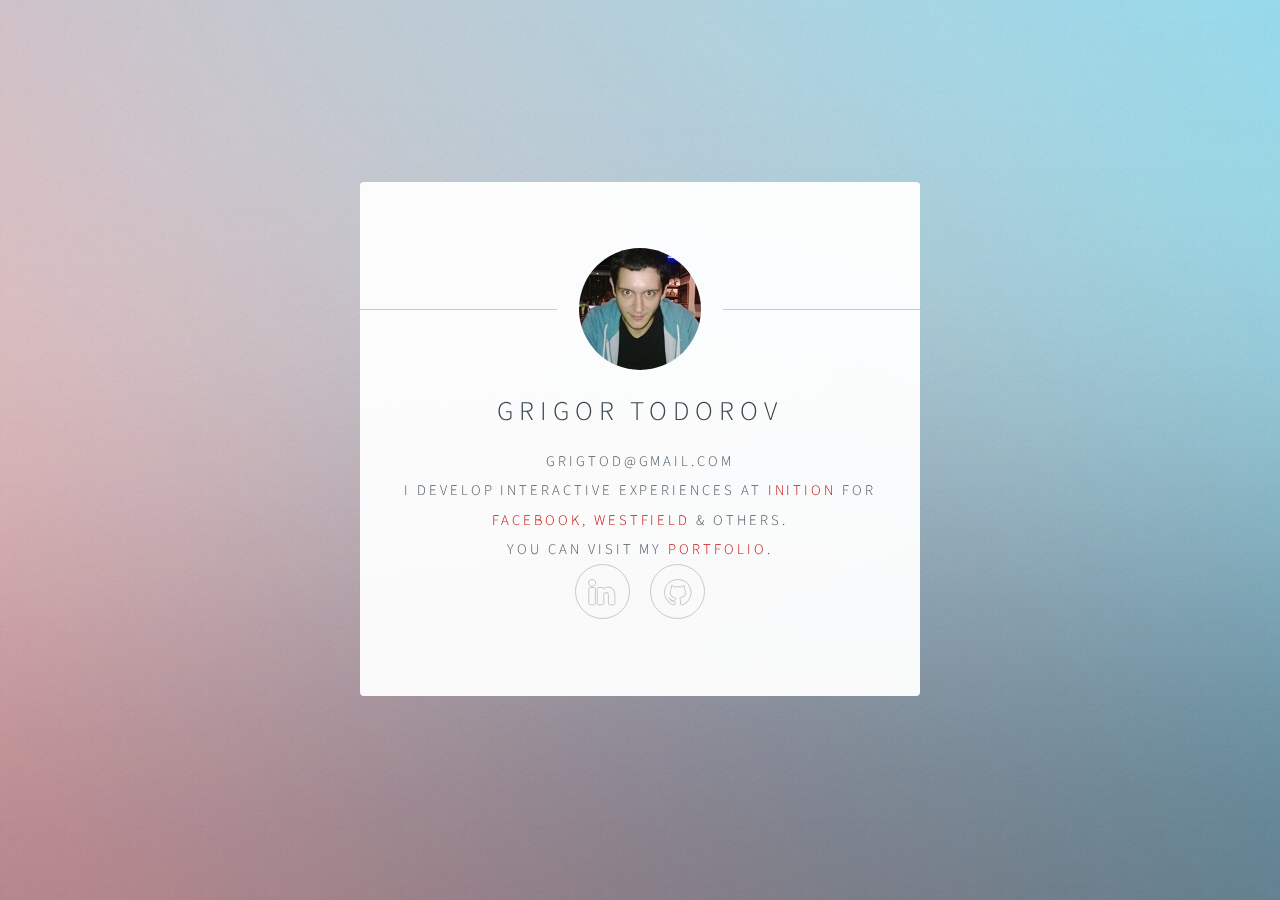
<file: index.html>
<!DOCTYPE HTML>
<html>
	<head>
		<title>grigtod.com</title>
		<meta charset="utf-8" />
		<meta name="viewport" content="width=device-width, initial-scale=1" />
		<!--[if lte IE 8]><script src="assets/js/html5shiv.js"></script><![endif]-->
		<link rel="stylesheet" href="assets/css/main.css" />
		<!--[if lte IE 9]><link rel="stylesheet" href="assets/css/ie9.css" /><![endif]-->
		<!--[if lte IE 8]><link rel="stylesheet" href="assets/css/ie8.css" /><![endif]-->
		<noscript><link rel="stylesheet" href="assets/css/noscript.css" /></noscript>
	</head>
	<body class="is-loading">
		<!-- Wrapper -->
			<div id="wrapper">

				<!-- Main -->
					<section id="main">
						<header>
							<span class="avatar"><img src="images/avatar.jpg" alt="" /></span>
							<h1>Grigor Todorov</h1>
							grigtod@gmail.com<br>
							I develop interactive experiences at <a href="https://www.inition.co.uk/" style="color: #CC0000" target="_blank">Inition</a> for <br>
							<a href="https://www.inition.co.uk/case_study/facebook-sports-data-table/" style="color: #CC0000"target="_blank">Facebook</a>, 
							<a href="https://www.inition.co.uk/case_study/interactive-vr-and-motion-tracking-experience-for-westfields-future-fashion/" style="color: #CC0000" target="_blank">Westfield</a> 
								& others. <br> 
							You can visit my <a href="portfolio.html" style="color: #CC0000" target="_blank">portfolio</a>.
						</header>
						<!--
						<hr />
						<h2>Extra Stuff!</h2>
						<form method="post" action="#">
							<div class="field">
								<input type="text" name="name" id="name" placeholder="Name" />
							</div>
							<div class="field">
								<input type="email" name="email" id="email" placeholder="Email" />
							</div>
							<div class="field">
								<div class="select-wrapper">
									<select name="department" id="department">
										<option value="">Department</option>
										<option value="sales">Sales</option>
										<option value="tech">Tech Support</option>
										<option value="null">/dev/null</option>
									</select>
								</div>
							</div>
							<div class="field">
								<textarea name="message" id="message" placeholder="Message" rows="4"></textarea>
							</div>
							<div class="field">
								<input type="checkbox" id="human" name="human" /><label for="human">I'm a human</label>
							</div>
							<div class="field">
								<label>But are you a robot?</label>
								<input type="radio" id="robot_yes" name="robot" /><label for="robot_yes">Yes</label>
								<input type="radio" id="robot_no" name="robot" /><label for="robot_no">No</label>
							</div>
							<ul class="actions">
								<li><a href="#" class="button">Get Started</a></li>
							</ul>
						</form>
						<hr />
						-->
						
						<footer>
							<ul class="icons">
								<li><a href="https://uk.linkedin.com/in/grigtod" target="_blank" class="fa-linkedin">LinkedIn</a></li>
								<li><a href="https://github.com/grigtod" target="_blank" class="fa-github">Github</a></li>
								<!--<li><a href="#" class="fa-facebook">Facebook</a></li>-->
							</ul>
						</footer>
					</section>
				<!-- Footer -->
 					<!-- Footer -->
 					<footer id="footer">
 					</footer>
			</div>

		<!-- Scripts -->
			<!--[if lte IE 8]><script src="assets/js/respond.min.js"></script><![endif]-->
			<script>
				if ('addEventListener' in window) {
					window.addEventListener('load', function() { document.body.className = document.body.className.replace(/\bis-loading\b/, ''); });
					document.body.className += (navigator.userAgent.match(/(MSIE|rv:11\.0)/) ? ' is-ie' : '');
				}
			</script>

	</body>
</html>
</file>
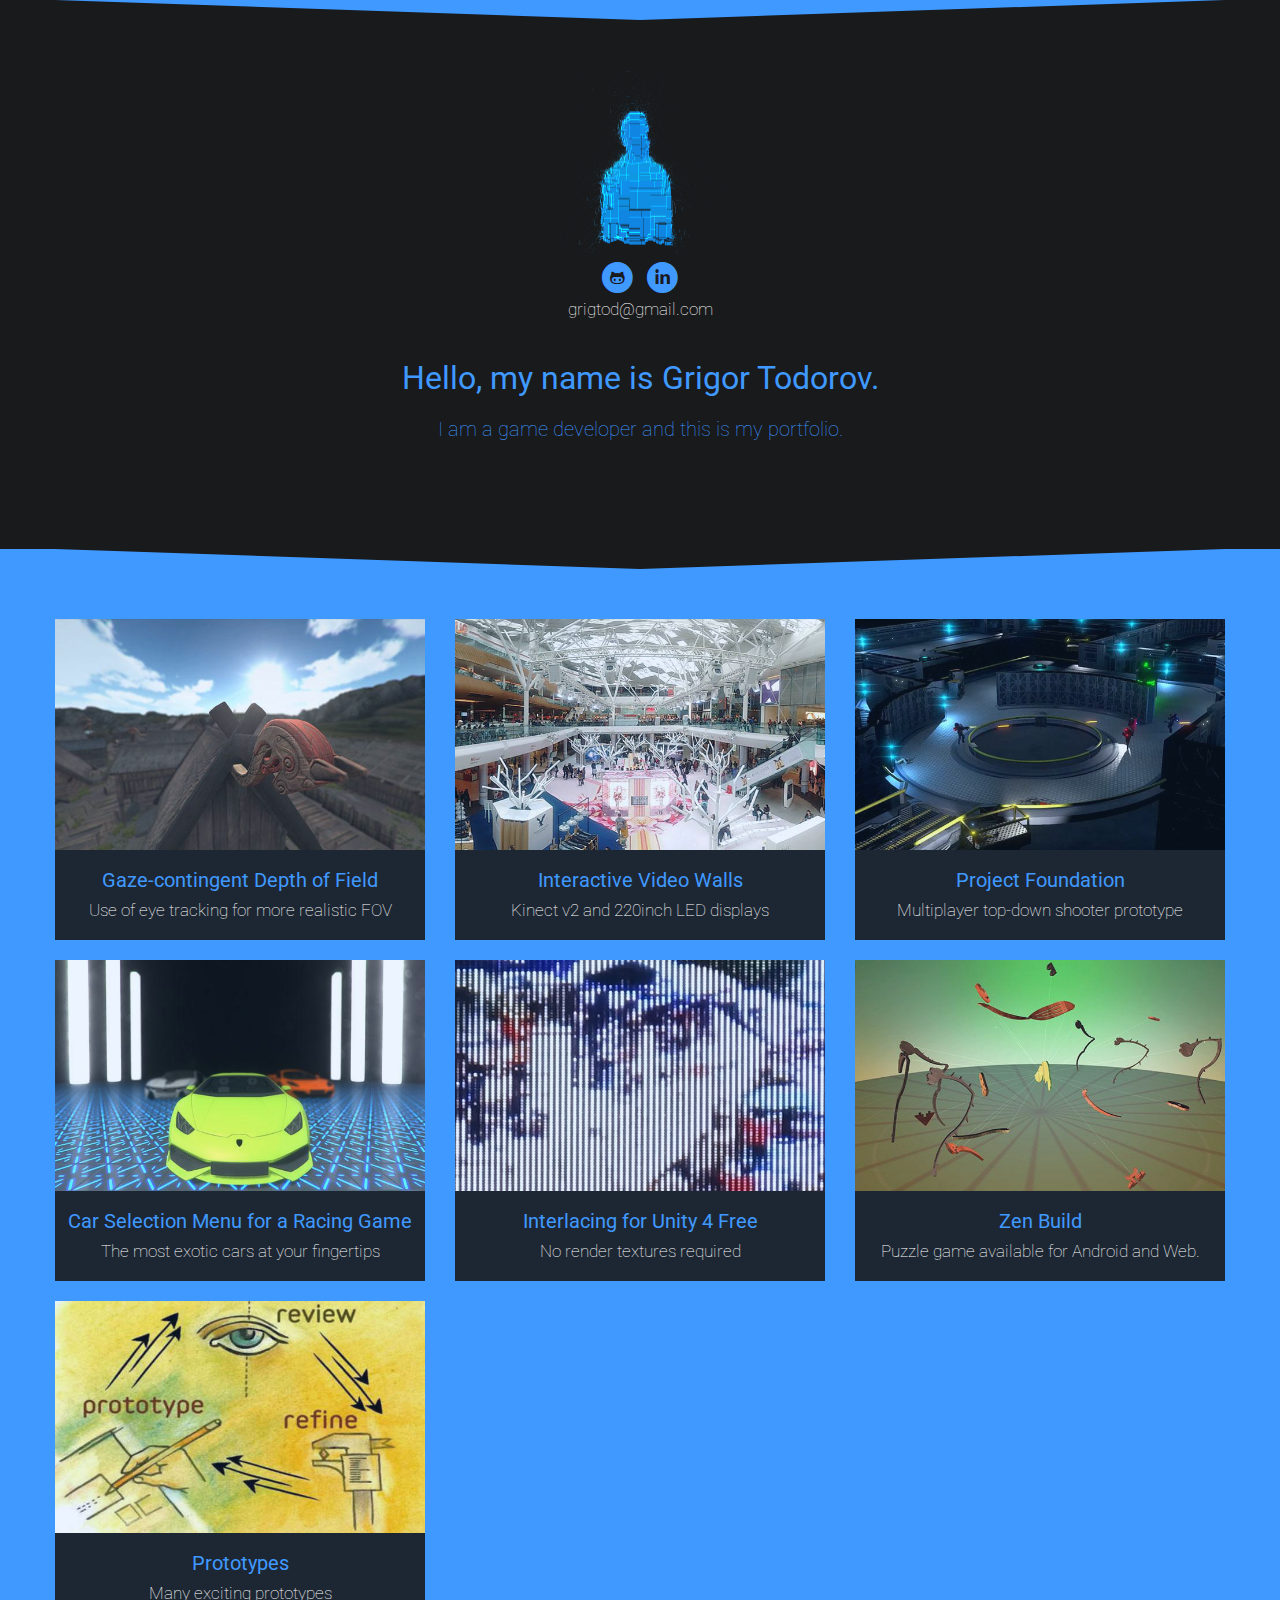
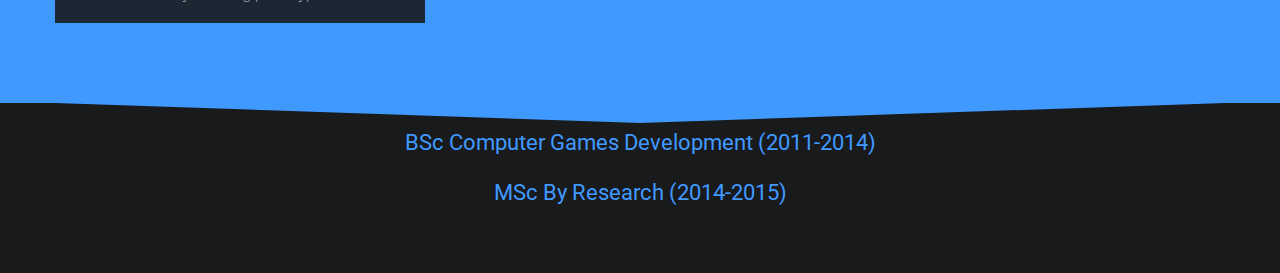
<file: portfolio.html>
<!DOCTYPE html>
<!--"
	Some references:
	* Base template design: GraphBerry, http://graphberry.com
	* Avatar effect: http://mrdoob.com/lab/javascript/webgl/kinect/
	* Image slider: http://www.jssor.com/demos/image-gallery.slider
	I'm not a web developer! If you are a web developer please don't read the following code as it could lead to psychological trauma and/or existential crisis. You have been warned!
-->
<html lang="en"> 
    <head>
        <meta charset=utf-8>
        <meta name="viewport" content="width=device-width, initial-scale=1.0">
		<title>
			Grigor Todorov - Portfolio Website
		</title>
        <!-- Load Roboto font -->
        <link href='http://fonts.googleapis.com/css?family=Roboto:400,300,700&amp;subset=latin,latin-ext' rel='stylesheet' type='text/css'>
        <!-- Load css styles -->
        <link rel="stylesheet" type="text/css" href="css/bootstrap.css" />
        <link rel="stylesheet" type="text/css" href="css/bootstrap-responsive.css" />
        <link rel="stylesheet" type="text/css" href="css/style.css" />
        <link rel="stylesheet" type="text/css" href="css/pluton.css" />
        <!--[if IE 7]>
            <link rel="stylesheet" type="text/css" href="css/pluton-ie7.css" />
        <![endif]-->
        <link rel="stylesheet" type="text/css" href="css/jquery.cslider.css" />
        <link rel="stylesheet" type="text/css" href="css/jquery.bxslider.css" />
        <link rel="stylesheet" type="text/css" href="css/animate.css" />
        <!-- Fav and touch icons -->
        <link rel="apple-touch-icon-precomposed" sizes="144x144" href="images/ico/apple-touch-icon-144.png">
        <link rel="apple-touch-icon-precomposed" sizes="114x114" href="images/ico/apple-touch-icon-114.png">
        <link rel="apple-touch-icon-precomposed" sizes="72x72" href="images/apple-touch-icon-72.png">
        <link rel="apple-touch-icon-precomposed" href="images/ico/apple-touch-icon-57.png">
        <link rel="shortcut icon" href="images/ico/favicon.ico">
		
    </head>
    <body>
        <div class="section primary-section" id="About">
            <div class="triangle"></div>
		
			<div class="container">
				<div class="row-fluid team"> 
                    <div class="span4.centered" id="first-person">
                        <div class="thumbnail">
						<!--div class="circle-border zoom-in-avatar"-->
						<!--WEBGL STUFF START-->
							<div id="container"></div>
								<script src="webgl/build/three.min.js"></script>
								<script src="webgl/js/Detector.js"></script>
								<script src="webgl/js/libs/stats.min.js"></script>
								<script id="vs" type="x-shader/x-vertex">
									uniform sampler2D map;
									uniform float width;
									uniform float height;
									uniform float nearClipping, farClipping;
									uniform float pointSize;
									uniform float zOffset;
									varying vec2 vUv;
									const float XtoZ = 1.11146; // tan( 1.0144686 / 2.0 ) * 2.0;
									const float YtoZ = 0.83359; // tan( 0.7898090 / 2.0 ) * 2.0;
									void main() {
										vUv = vec2( position.x / width, position.y / height );
										vec4 color = texture2D( map, vUv );
										float depth = ( color.r + color.g + color.b ) / 0.01;
										// Projection code by @kcmic
										float z = ( 1.0 - depth ) * (farClipping - nearClipping) + nearClipping;
										vec4 pos = vec4(
											( position.x / width - 0.5 ) * z * XtoZ,
											( position.y / height - 0.5 ) * z * YtoZ,
											- z + zOffset,
											1.0);
										gl_PointSize = pointSize;
										gl_Position = projectionMatrix * modelViewMatrix * pos;
									}
								</script>

								<script id="fs" type="x-shader/x-fragment">
									uniform sampler2D map;
									varying vec2 vUv;
									void main() {
										vec4 color = texture2D( map, vUv );
										gl_FragColor = vec4( color.r, color.g, color.b, 0.2 );
									}
								</script>
								
								<script>
									var container;
									var scene, camera, light, renderer;
									var geometry, cube, mesh, material;
									var mouse, center;
									var stats;
									var video, texture;
									if ( Detector.webgl ) {
										init();
										animate();
									} else {
										Detector.addGetWebGLMessage();
									}
									function init() {
										container = document.getElementById( 'container' );
										stats = new Stats();
										stats.domElement.style.position = 'absolute';
										stats.domElement.style.top = '0px';
										camera = new THREE.PerspectiveCamera( 80, window.innerWidth / window.innerHeight, 1, 10000 );
										camera.position.set( 0, 0, 500 );
										scene = new THREE.Scene();
										center = new THREE.Vector3();
										center.z = - 1000;
										video = document.createElement( 'video' );
										video.addEventListener( 'loadedmetadata', function ( event ) {
										texture = new THREE.VideoTexture( video );
										texture.minFilter = THREE.NearestFilter;
										var width = 640, height = 480;
										var nearClipping = 20, farClipping = 1;
										geometry = new THREE.BufferGeometry();
										var vertices = new Float32Array( width * height * 3 );
										for ( var i = 0, j = 0, l = vertices.length; i < l; i += 3, j ++ ) {

											vertices[ i ] = j % width;
											vertices[ i + 1 ] = Math.floor( j / width );

										}
										geometry.addAttribute( 'position', new THREE.BufferAttribute( vertices, 3 ) );
										material = new THREE.ShaderMaterial( {
											uniforms: {
												"map": { type: "t", value: texture },
												"width": { type: "f", value: width },
												"height": { type: "f", value: height },
												"nearClipping": { type: "f", value: nearClipping },
												"farClipping": { type: "f", value: farClipping },
												"pointSize": { type: "f", value: 0.5 },
												"zOffset": { type: "f", value: 1100 }
											},
											vertexShader: document.getElementById( 'vs' ).textContent,
											fragmentShader: document.getElementById( 'fs' ).textContent,
											blending: THREE.AdditiveBlending,
											depthTest: false, depthWrite: false,
											transparent: true
										} );
											mesh = new THREE.Points( geometry, material );
											scene.add( mesh );
										}, false );
										video.loop = true;
										video.src = 'webgl/newCutUltraTiny.webm';
										video.play();
										renderer = new THREE.WebGLRenderer({ alpha: true });
										renderer.setClearColor(0xffffff, 0);
										camera.aspect = 1;
										camera.updateProjectionMatrix();
										renderer.setPixelRatio( window.devicePixelRatio );
										renderer.setSize( window.innerWidth/7, window.innerWidth/7 );
										container.appendChild( renderer.domElement );
										mouse = new THREE.Vector3( 0, 0, 1 );
										document.addEventListener( 'mousemove', onDocumentMouseMove, false );
										window.addEventListener( 'resize', onWindowResize, false );
									}
									function onWindowResize() {
										camera.aspect = 1;
										camera.updateProjectionMatrix();
										renderer.setSize( window.innerWidth/7, window.innerWidth/7 );
									}
									function onDocumentMouseMove( event ) {
										mouse.x = ( event.clientX - window.innerWidth / 2 );
										mouse.y = ( event.clientY - window.innerHeight / 2 );
									}
									function animate() {
										requestAnimationFrame( animate );
										render();
										stats.update();
									}
									function render() {
									mesh.rotation.y =  (mouse.x  * 0.00025);
									camera.position.x = -( mouse.x ) * 0.2;
									mesh.rotation.x =  (mouse.y  * 0.00025);
									camera.position.y = ( mouse.y ) * 0.2;
									renderer.render( scene, camera );
									}
								</script>		
							<!--WEBGL STUFF END-->			  
							<ul class="social">
								<li>
									<a target="_blank" href="http://github.com/grigtod">
										<span class="icon-github-circled"></span>
									</a>
								</li>
								<li>
									<a target="_blank" href="http://uk.linkedin.com/in/grigtod">
										<span class="icon-linkedin-circled"></span>
									</a>
								</li>
							</ul>
							<p>grigtod@gmail.com</p>
						</div>
                    </div>
                </div>
                <div class="title">
                    <h2>Hello, my name is Grigor Todorov.</h2>
                    <p>I am a game developer and this is my portfolio.</p>
                </div>
            </div>
        </div>
        <!-- About us section end -->
        <!-- Portfolio section start -->
        <div class="section secondary-section" id="Projects">
            <div class="triangle"></div>
            <div class="container">
                    <!-- Start details for portfolio project 2 -->
                    <div id="slidingDiv1" class="toggleDiv row-fluid single-project">
                        <div class="span12">
                            <div class="project-description">
                                <div class="project-title clearfix">
                                    <h3>&emsp;Gaze-contingent Depth of Field</h3>
                                    <span class="show_hide close">
                                        <i class="icon-cancel"></i>
                                    </span>
                                </div>
							</div>
								<div class="video-container"><iframe width="550" height="309" src="https://www.youtube.com/embed/vNmGrqaB_mk" style="border:none;" allowfullscreen></iframe></div>
                                <p>In my opinion eye tracking is very important for virtual/augmented reality HMD. It is relatively cheap hardware wise and it can practically be used as another form of input. Successfully utilizing gaze tracking increases immersion and provides easier ways to interact with objects.</p>
								<p>Many games use depth of field to increase immersion, but for proper real-lifelike experience in a virtual reality head mounted display simple depth of field effect is not enough. Gaze-contingent depth of field on the other hand helps simulate vision effects such as vergence and focus more closely to the real life and effectively will decrease eye strain and increase immersion.</p>
								<p>In the video above I have implemented such depth of field. It uses Tobii EyeX and Unity3D.
								<br>The user can switch between two different versions of gaze-dependant depth of field.
								<br>The first version features blurring that happens on objects both close and further away from the camera.
								<br>The second version is more lifelike and the DOF can only be observed when the user focuses on an object that is close.</p>
								<p>Having an eye tracking solution in a virtual reality HMD also brings the possibility of more personalized LOD.
								<br>Currently the Level Of Detail in games happen based of the distance from the object to the camera. The further the distance the smaller is the polycount of the object. But sometimes the player looks at the background can could notice LOD popping of objects or generally unpleasantness in the scenery far away.
								<br>With an eye tracking solution a new form of LOD can be achieved, one that prioritizes objects closer to the position the player looks at. That way objects far from the player gaze need not be rendered with the highest LOD possible even if they are close to the camera. This sort of LOD in combination with the gaze-contingent depth of field will further mask LOD popping and increase performance as only objects that are observed will be fully rendered with maximum quality.</p>   
						   </div>
                    </div>
                    <!-- End details for portfolio project 1 -->
                    <!-- Start details for portfolio project 2 -->
                    <div id="slidingDiv2" class="toggleDiv row-fluid single-project">
                        <div class="span12">
                            <div class="project-description">
                                <div class="project-title clearfix">
                                    <h3>&emsp;Interactive Video Walls</h3>
                                    <span class="show_hide close">
                                        <i class="icon-cancel"></i>
                                    </span>
                                </div>
							</div>
								
							<p>This was a short term project for <a title="Inition" href="https://www.inition.co.uk/case_study/interactive-vr-and-motion-tracking-experience-for-westfields-future-fashion/" target="_blank">Inition</a></p>
							<p>The project consisted of using Kinect v2 to create 3 interactive experiences.</p>
							<p>The three 5 x 2.5 meter screens were part of multiple installations and the event took place in both 
							<a title="Westfield London" href="http://uk.westfield.com/london/" target="_blank">Westfield London</a>
							(27 – 29 March 2015) and <a title="Westfield Stratford City" href="http://uk.westfield.com/stratfordcity/" target="_blank">Westfield&nbsp;Stratford City</a>
							(2 - 4 March 2015).</p>
							<p>The Inition team was responsible for the art direction and the assets while I was programming.</p>
                        </div>	
					
						<script type="text/javascript" src="gallery/js/jssor.slider-20.min.js"></script>
						<!-- use jssor.slider-20.debug.js instead for debug -->
						<script>
							jssor_1_slider_init = function() {
								var jssor_1_SlideshowTransitions = [
								  {$Duration:1200,x:0.3,$During:{$Left:[0.3,0.7]},$Easing:{$Left:$Jease$.$InCubic,$Opacity:$Jease$.$Linear},$Opacity:2},
								  {$Duration:1200,x:-0.3,$SlideOut:true,$Easing:{$Left:$Jease$.$InCubic,$Opacity:$Jease$.$Linear},$Opacity:2},
								  {$Duration:1200,x:-0.3,$During:{$Left:[0.3,0.7]},$Easing:{$Left:$Jease$.$InCubic,$Opacity:$Jease$.$Linear},$Opacity:2},
								  {$Duration:1200,x:0.3,$SlideOut:true,$Easing:{$Left:$Jease$.$InCubic,$Opacity:$Jease$.$Linear},$Opacity:2},
								  {$Duration:1200,y:0.3,$During:{$Top:[0.3,0.7]},$Easing:{$Top:$Jease$.$InCubic,$Opacity:$Jease$.$Linear},$Opacity:2},
								  {$Duration:1200,y:-0.3,$SlideOut:true,$Easing:{$Top:$Jease$.$InCubic,$Opacity:$Jease$.$Linear},$Opacity:2},
								  {$Duration:1200,y:-0.3,$During:{$Top:[0.3,0.7]},$Easing:{$Top:$Jease$.$InCubic,$Opacity:$Jease$.$Linear},$Opacity:2},
								  {$Duration:1200,y:0.3,$SlideOut:true,$Easing:{$Top:$Jease$.$InCubic,$Opacity:$Jease$.$Linear},$Opacity:2},
								  {$Duration:1200,x:0.3,$Cols:2,$During:{$Left:[0.3,0.7]},$ChessMode:{$Column:3},$Easing:{$Left:$Jease$.$InCubic,$Opacity:$Jease$.$Linear},$Opacity:2},
								  {$Duration:1200,x:0.3,$Cols:2,$SlideOut:true,$ChessMode:{$Column:3},$Easing:{$Left:$Jease$.$InCubic,$Opacity:$Jease$.$Linear},$Opacity:2},
								  {$Duration:1200,y:0.3,$Rows:2,$During:{$Top:[0.3,0.7]},$ChessMode:{$Row:12},$Easing:{$Top:$Jease$.$InCubic,$Opacity:$Jease$.$Linear},$Opacity:2},
								  {$Duration:1200,y:0.3,$Rows:2,$SlideOut:true,$ChessMode:{$Row:12},$Easing:{$Top:$Jease$.$InCubic,$Opacity:$Jease$.$Linear},$Opacity:2},
								  {$Duration:1200,y:0.3,$Cols:2,$During:{$Top:[0.3,0.7]},$ChessMode:{$Column:12},$Easing:{$Top:$Jease$.$InCubic,$Opacity:$Jease$.$Linear},$Opacity:2},
								  {$Duration:1200,y:-0.3,$Cols:2,$SlideOut:true,$ChessMode:{$Column:12},$Easing:{$Top:$Jease$.$InCubic,$Opacity:$Jease$.$Linear},$Opacity:2},
								  {$Duration:1200,x:0.3,$Rows:2,$During:{$Left:[0.3,0.7]},$ChessMode:{$Row:3},$Easing:{$Left:$Jease$.$InCubic,$Opacity:$Jease$.$Linear},$Opacity:2},
								  {$Duration:1200,x:-0.3,$Rows:2,$SlideOut:true,$ChessMode:{$Row:3},$Easing:{$Left:$Jease$.$InCubic,$Opacity:$Jease$.$Linear},$Opacity:2},
								  {$Duration:1200,x:0.3,y:0.3,$Cols:2,$Rows:2,$During:{$Left:[0.3,0.7],$Top:[0.3,0.7]},$ChessMode:{$Column:3,$Row:12},$Easing:{$Left:$Jease$.$InCubic,$Top:$Jease$.$InCubic,$Opacity:$Jease$.$Linear},$Opacity:2},
								  {$Duration:1200,x:0.3,y:0.3,$Cols:2,$Rows:2,$During:{$Left:[0.3,0.7],$Top:[0.3,0.7]},$SlideOut:true,$ChessMode:{$Column:3,$Row:12},$Easing:{$Left:$Jease$.$InCubic,$Top:$Jease$.$InCubic,$Opacity:$Jease$.$Linear},$Opacity:2},
								  {$Duration:1200,$Delay:20,$Clip:3,$Assembly:260,$Easing:{$Clip:$Jease$.$InCubic,$Opacity:$Jease$.$Linear},$Opacity:2},
								  {$Duration:1200,$Delay:20,$Clip:3,$SlideOut:true,$Assembly:260,$Easing:{$Clip:$Jease$.$OutCubic,$Opacity:$Jease$.$Linear},$Opacity:2},
								  {$Duration:1200,$Delay:20,$Clip:12,$Assembly:260,$Easing:{$Clip:$Jease$.$InCubic,$Opacity:$Jease$.$Linear},$Opacity:2},
								  {$Duration:1200,$Delay:20,$Clip:12,$SlideOut:true,$Assembly:260,$Easing:{$Clip:$Jease$.$OutCubic,$Opacity:$Jease$.$Linear},$Opacity:2}
								];
								
								var jssor_1_options = {
								  $AutoPlay: true,
								  $SlideshowOptions: {
									$Class: $JssorSlideshowRunner$,
									$Transitions: jssor_1_SlideshowTransitions,
									$TransitionsOrder: 1
								  },
								  $ArrowNavigatorOptions: {
									$Class: $JssorArrowNavigator$
								  },
								  $ThumbnailNavigatorOptions: {
									$Class: $JssorThumbnailNavigator$,
									$Cols: 10,
									$SpacingX: 8,
									$SpacingY: 8,
									$Align: 360
								  }
								};
								
								var jssor_1_slider = new $JssorSlider$("jssor_1", jssor_1_options);
								
								//responsive code begin
								//you can remove responsive code if you don't want the slider scales while window resizes
								function ScaleSlider() {
									var refSize = jssor_1_slider.$Elmt.parentNode.clientWidth;
									if (refSize) {
										refSize = Math.min(refSize, 800);
										jssor_1_slider.$ScaleWidth(refSize);
									}
									else {
										window.setTimeout(ScaleSlider, 30);
									}
								}
								ScaleSlider();
								$Jssor$.$AddEvent(window, "load", ScaleSlider);
								$Jssor$.$AddEvent(window, "resize", $Jssor$.$WindowResizeFilter(window, ScaleSlider));
								$Jssor$.$AddEvent(window, "orientationchange", ScaleSlider);
								//responsive code end
							};
						</script>


						<div id="jssor_1" style="position: relative; margin: 0 auto; top: 0px; left: 0px; width: 800px; height: 456px; overflow: hidden; visibility: hidden; background-color: #181a1c;">
							<!-- Loading Screen -->
							<div data-u="loading" style="position: absolute; top: 0px; left: 0px;">
								<div style="filter: alpha(opacity=70); opacity: 0.7; position: absolute; display: block; top: 0px; left: 0px; width: 100%; height: 100%;"></div>
								<div style="position:absolute;display:block;background:url('gallery/img/loading.gif') no-repeat center center;top:0px;left:0px;width:100%;height:100%;"></div>
							</div>
							<div data-u="slides" style="cursor: default; position: relative; top: 0px; left: 0px; width: 800px; height: 356px; overflow: hidden;">
								<div style="display: none;">
									<img data-u="image" alt="Video wall picture 1 failed to load" src="gallery/videoWall/1.jpg" />
									<img data-u="thumb" alt="Video wall picture 1 failed to load" src="gallery/videoWall/thumb-01.jpg" />
								</div>
								<div style="display: none;">
									<img data-u="image" alt="Video wall picture 2 failed to load" src="gallery/videoWall/2.jpg" />
									<img data-u="thumb" alt="Video wall picture 2 failed to load" src="gallery/videoWall/thumb-02.jpg" />
								</div>
								<div style="display: none;">
									<img data-u="image" alt="Video wall picture 3 failed to load" src="gallery/videoWall/3.jpg" />
									<img data-u="thumb" alt="Video wall picture 3 failed to load" src="gallery/videoWall/thumb-03.jpg" />
								</div>
								<div style="display: none;">
									<img data-u="image" alt="Video wall picture 4 failed to load" src="gallery/videoWall/4.jpg" />
									<img data-u="thumb" alt="Video wall picture 4 failed to load" src="gallery/videoWall/thumb-04.jpg" />
								</div>
								<div style="display: none;">
									<img data-u="image" alt="Video wall picture 5 failed to load" src="gallery/videoWall/5.jpg" />
									<img data-u="thumb" alt="Video wall picture 5 failed to load" src="gallery/videoWall/thumb-05.jpg" />
								</div>
								<div style="display: none;">
									<img data-u="image" alt="Video wall picture 6 failed to load" src="gallery/videoWall/6.jpg" />
									<img data-u="thumb" alt="Video wall picture 6 failed to load" src="gallery/videoWall/thumb-06.jpg" />
								</div>
							</div>
							<!-- Thumbnail Navigator -->
							<div data-u="thumbnavigator" class="jssort01" style="position:absolute;left:0px;bottom:0px;width:800px;height:100px;" data-autocenter="1">
								<!-- Thumbnail Item Skin Begin -->
								<div data-u="slides" style="cursor: default;">
									<div data-u="prototype" class="p">
										<div class="w">
											<div data-u="thumbnailtemplate" class="t"></div>
										</div>
										<div class="c"></div>
									</div>
								</div>
								<!-- Thumbnail Item Skin End -->
							</div>
							<!-- Arrow Navigator -->
							<span data-u="arrowleft" class="jssora05l" style="top:158px;left:8px;width:40px;height:40px;"></span>
							<span data-u="arrowright" class="jssora05r" style="top:158px;right:8px;width:40px;height:40px;"></span>
							<a href="http://www.jssor.com" style="display:none">Jssor Slider</a>
						</div>
						<script>
							jssor_1_slider_init();
						</script>	
                    </div>
                    <!-- End details for portfolio project 3 -->
					
					<!-- Start details for Project Foundation -->
                <div id="single-project">
                    <div id="slidingDiv" class="toggleDiv row-fluid single-project">
                        <div class="span12">
                            <div class="project-description">
                                <div class="project-title clearfix">
                                    <h3>&emsp;Project Foundation</h3>
                                    <span class="show_hide close">
                                        <i class="icon-cancel"></i>
                                    </span>
                                </div>
							</div>
								<p><a target="_blank" href="https://drive.google.com/file/d/0B2bMrAy-mFHIWF9JZkRTN1liOVE">Link to video.</a></p>
                                <p>“Project Foundation” is a multiplayer game prototype. It was developed by a small group of people. Each one of us wore many hats and this is the result of enormous collaborative effort and a lot of trial and error.</p>		
                        </div>
                    </div>
                    <!-- End details for Project Foundation -->
					
                    <!-- Start details for portfolio project 4 -->
                    <div id="slidingDiv3" class="toggleDiv row-fluid single-project">
                        <div class="span12">
                            <div class="project-description">
                                <div class="project-title clearfix">
                                    <h3>&emsp;Project for Some Client</h3>
                                    <span class="show_hide close">
                                        <i class="icon-cancel"></i>
                                    </span>
                                </div>
							</div>
								<div class="video-container"><iframe width="550" height="309" src="https://www.youtube.com/embed/hFdH3c72my0" style="border:none;" allowfullscreen></iframe></div>
                                <p>My goal was to create an interesting car selection menu for a video game. I came up with the idea to have the cars come and go, stopping in front of the camera and I really wanted to see it in action.
								<br>After the main part was completed I decided to focus on making it look better.
								Some of the things that helped the overall look include adaptive depth of field and a dirty camera effects.</p>
                            
                        </div>
                    </div>
                    <!-- End details for portfolio project 4 -->
                    <!-- Start details for portfolio project 5 -->
                    <div id="slidingDiv4" class="toggleDiv row-fluid single-project">
                        <div class="span12">
                            <div class="project-description">
                                <div class="project-title clearfix">
                                    <h3>&emsp;Interlacing for Unity 4 Free</h3>
                                    <span class="show_hide close">
                                        <i class="icon-cancel"></i>
                                    </span>
                                </div>
							</div>
                                <p>Update2:<br>
								Eric James from <a href="http://www.ins3d.com/" target="_blank">Ins3D</a> made some improvements upon my implementation:<br>
								<a href="http://developer.freevi.com/forum/viewquestion/quest59/Interlaced-3D-for-Unity-Free" target="_blank">link to the freevi forum page</a><br>
								<a href="https://docs.google.com/file/d/0B3RYTaIykiaqYXdPbnRLUzlPb28/edit" target="_blank">link to his improved version</a> <br>
								……………… <br>
								Update1:<br>
								The following post was written before the release of Unity 5.<br>
								Even with the new version of Unity (Render Textures for free) my interlacing has a better performance on some devices.<br>
								………………<br>
								<p>After successfully completing the first round of their challenge I received a free Commander 3D tablet from <a href="http://freevi.com/" target="_blank">freevi</a>.</p>
								<p>The first version of their sdk for Unity  used the usual method of rendering interlaced 3D: render textures.<br />
								Render textures are only available for Unity Pro users. In order to develop and publish an application for the Commander 3D tablet the developers had to buy Unity Pro and Unity Pro Android licenses. This could have cost them 3000$ or 150$ for subscriptions every month (12 months minimal contract).</p>
								<p>I tried to look at the problem from a different perspective. <br>Why not, instead of rendering the two images and interlacing them, we create a mask for half the pixels in each image and then render it. Fortunately the shader for such mask was very easy to write.</p>
								<p>The final result was very surprising as it had a better performance (on the tablet) than the original render texture alternative. It increased performance by 2-10 fps and saved developers 3000$ per seat.</p>
								<p>The github repo can be found here:<br> <a href="https://github.com/grigtod/Interlaced3DUnityFree" target="_blank">https://github.com/grigtod/Interlaced3DUnityFree</a><br />
								I would like to note that this method of 3D interlacing is not hardware specific. If you need to interlace 2 or more cameras you can use it.</p>
                        </div>
                    </div>
                    <!-- End details for portfolio project 5 -->
                    <!-- Start details for portfolio project 6 -->
                    <div id="slidingDiv5" class="toggleDiv row-fluid single-project">
                        <div class="span12">
                            <div class="project-description">
                                <div class="project-title clearfix">
                                    <h3>&emsp;Zen Build</h3>
                                    <span class="show_hide close">
                                        <i class="icon-cancel"></i>
                                    </span>
                                </div>
							</div>
								<div class="video-container"><iframe width="550" height="309" src="https://www.youtube.com/embed/365lrZlf89A" style="border:none;" allowfullscreen></iframe></div>
								<p>Zen Build is a free puzzle game currently available for Android and Web. Slot different pieces together to solve numerous puzzles and enjoy a relaxing music and minimalistic design.</p>
								<p><em><strong>Game Links:</strong> </em> <br>
								<a href="https://play.google.com/store/apps/details?id=com.grigtod.zenbuild" target="_blank">Google Play</a><br>
								<a href="http://gamejolt.com/games/puzzle/zen-build/38556/" target="_blank">Gamejolt</a><br>
								<a href="http://grigtod.itch.io/zen-build" target="_blank">itch.io</a>
								</p>
								<p><em><strong>Press Kit:</strong></em><br>
								<a href="https://drive.google.com/folderview?id=0B2bMrAy-mFHIQWlheVdQTU5LY3M&amp;usp=sharing" target="_blank">Google Drive</a><br>
								<a href="https://www.dropbox.com/sh/od3dj25pomzcygs/AACG1Q7tKO9mcOJ8HtpwC2fua?dl=0" target="_blank">Dropbox</a>
								</p>
								<p><em><strong>Press:</strong></em><br>
								<a href="http://www.rockpapershotgun.com/2014/11/20/wooden-model-building-game/" target="_blank">rockpapershotgun.com</a><br>
								<a href="http://strangera.com/2015/01/14/zen-build/" target="_blank">Strangera.com</a><br>
								<a href="http://gdinbg.tumblr.com/post/107919516321" target="_blank">gdinbg.tumblr.com</a>	
								</p>
								<p><em><strong>Favourite quotes from players:</strong></em> <br>
								"Best indie game ever saw this game on 9gag and i immediately downloaded it. i rarely give reviews but this one really caught me. hats off to the developer. very easy to play but challenging." <br>~ Christiano Nabong (google play)<br><br>
								"Innovative Relaxing 3D puzzle with full rotation control. Have to be a little precise on where a piece goes or it will kinda fling it at the main body and bounce off. Nice physics touch!" <br>~ Kitty Phipps (google play) <br><br>
								A very interesting and somewhat challenging game. This really helped me calm myself after today. 11/10 will be watching for updates! <br>~ wilcojar000 (gamejolt)
								</p>
							   
                        </div>
                    </div>
                    <!-- End details for portfolio project 6 -->
                    <!-- Start details for portfolio project 7 -->
                    <div id="slidingDiv6" class="toggleDiv row-fluid single-project">
                        
                        <div class="span12">
                            <div class="project-description">
                                <div class="project-title clearfix">
                                    <h3>&emsp;Prototypes</h3>
                                    <span class="show_hide close">
                                        <i class="icon-cancel"></i>
                                    </span>
                                </div>
      
									<p>	Through the years I have developed numerous game prototypes. Here you can find videos of some of my favourites.</p>
									 <div class="container">
										<div class="video-container"><iframe width="500" height="281" src="https://www.youtube.com/embed/uCB3ZcGdQ6U" style="border:none;" allowfullscreen></iframe></div>
										<div class="video-container"><iframe width="500" height="281" src="https://www.youtube.com/embed/LEYiSiFkeaY" style="border:none;" allowfullscreen ></iframe></div>
										<div class="video-container"><iframe width="500" height="281" src="https://www.youtube.com/embed/KtS8EoUmXBw?feature=oembed" style="border:none;" allowfullscreen></iframe></div>
										<div class="video-container"><iframe width="500" height="281" src="https://www.youtube.com/embed/m0KkLcTNX-s?feature=oembed" style="border:none;" allowfullscreen></iframe></div>
										<div class="video-container"><iframe width="500" height="281" src="https://www.youtube.com/embed/Jz6blYyzva0?feature=oembed" style="border:none;" allowfullscreen></iframe></div>
										<div class="video-container"><iframe width="500" height="281" src="https://www.youtube.com/embed/V5fZDH-d26U?feature=oembed" style="border:none;" allowfullscreen></iframe></div>
										<div class="video-container"><iframe width="500" height="281" src="https://www.youtube.com/embed/04Bxf6VzsHQ?feature=oembed" style="border:none;" allowfullscreen></iframe></div>
										<div class="video-container"><iframe width="500" height="281" src="http://www.youtube.com/embed/nFLNylyNBng?feature=oembed" style="border:none;" allowfullscreen></iframe></div>
										<div class="video-container"><iframe width="500" height="281" src="https://www.youtube.com/embed/_XePuRyD6_o?feature=oembed" style="border:none;" allowfullscreen></iframe></div>
										<div class="video-container"><iframe width="500" height="281" src="https://www.youtube.com/embed/O0T-JNaBfF8?feature=oembed" style="border:none;" allowfullscreen></iframe></div>
										<div class="video-container"><iframe width="500" height="281" src="https://www.youtube.com/embed/zmFa_-sqpVI?feature=oembed" style="border:none;" allowfullscreen></iframe></div>
										<div class="video-container"><iframe width="500" height="281" src="https://www.youtube.com/embed/gwYZCRClqAs?feature=oembed" style="border:none;" allowfullscreen></iframe></div>
										<div class="video-container"><iframe width="500" height="281" src="https://www.youtube.com/embed/vfwjaP0jI00?feature=oembed" style="border:none;" allowfullscreen></iframe></div>
										<div class="video-container"><iframe width="500" height="281" src="https://www.youtube.com/embed/yVnLC81mW_Y?feature=oembed" style="border:none;" allowfullscreen></iframe></div>
										<div class="video-container"><iframe width="500" height="281" src="http://www.youtube.com/embed/kJAnlvZ-Xhs?feature=oembed" style="border:none;" allowfullscreen></iframe></div>
										<div class="video-container"><iframe width="500" height="281" src="https://www.youtube.com/embed/h9yVFyo4xv4?feature=oembed" style="border:none;" allowfullscreen></iframe></div>
										<div class="video-container"><iframe width="500" height="281" src="https://www.youtube.com/embed/W44kPYAzkyA?feature=oembed" style="border:none;" allowfullscreen></iframe></div>
									</div>
							  </div>
                        </div>
                    </div>
                    <!-- End details for portfolio project 7 -->
                    <!-- Start details for portfolio project 8 -->
                    <!--div id="slidingDiv7" class="toggleDiv row-fluid single-project">
                        <div class="span6">
                            <img src="images/Portfolio08.jpg" alt="project 8">
                        </div>
                        <div class="span6">
                            <div class="project-description">
                                <div class="project-title clearfix">
                                    <h3>Webste for Some Client</h3>
                                    <span class="show_hide close">
                                        <i class="icon-cancel"></i>
                                    </span>
                                </div>
                                <div class="project-info">
                                    <div>
                                        <span>Client</span>Some Client Name</div>
                                    <div>
                                        <span>Date</span>July 2013</div>
                                    <div>
                                        <span>Skills</span>HTML5, CSS3, JavaScript</div>
                                    <div>
                                        <span>Link</span>http://examplecomp.com</div>
                                </div>
                                <p>What if you gave someone a gift, and they neglected to thank you for it - would you be likely to give them another? Life is the same way. In order to attract more of the blessings that life has to offer, you must truly appreciate what you already have.</p>
                            </div>
                        </div>
                    </div-->
                    <!-- End details for portfolio project 8 -->
                    <!-- Start details for portfolio project 9 -->
                    <!--div id="slidingDiv8" class="toggleDiv row-fluid single-project">
                        <div class="span6">
                            <img src="images/Portfolio09.jpg" alt="project 9">
                        </div>
                        <div class="span6">
                            <div class="project-description">
                                <div class="project-title clearfix">
                                    <h3>Webste for Some Client</h3>
                                    <span class="show_hide close">
                                        <i class="icon-cancel"></i>
                                    </span>
                                </div>
                                <div class="project-info">
                                    <div>
                                        <span>Client</span>Some Client Name</div>
                                    <div>
                                        <span>Date</span>July 2013</div>
                                    <div>
                                        <span>Skills</span>HTML5, CSS3, JavaScript</div>
                                    <div>
                                        <span>Link</span>http://examplecomp.com</div>
                                </div>
                                <p>I learned that we can do anything, but we can't do everything... at least not at the same time. So think of your priorities not in terms of what activities you do, but when you do them. Timing is everything.</p>
                            </div>
                        </div>
                    </div-->
                    <!-- End details for portfolio project 9 -->
                    <ul id="portfolio-grid" class="thumbnails row">
                        
                        <li class="span4 mix photo">
                            <div class="thumbnail">
                                <img src="images/Portfolio02.jpg" alt="project 2">
                                <a href="#single-project" class="show_hide more" rel="#slidingDiv1">
                                    <i class="icon-plus"></i>
                                </a>
                                <h3>Gaze-contingent Depth of Field</h3>
                                <p>Use of eye tracking for more realistic FOV</p>
                                <div class="mask"></div>
                            </div>
                        </li>
                        <li class="span4 mix identity">
                            <div class="thumbnail">
                                <img src="images/Portfolio03.jpg" alt="project 3">
                                <a href="#single-project" class="more show_hide" rel="#slidingDiv2">
                                    <i class="icon-plus"></i>
                                </a>
                                <h3>Interactive Video Walls</h3>
                                <p>Kinect v2 and 220inch LED displays</p>
                                <div class="mask"></div>
                            </div>
                        </li>
						<li class="span4 mix web">
                            <div class="thumbnail">
                                <img src="images/Portfolio01.jpg" alt="project 1">
                                <a href="#single-project" class="more show_hide" rel="#slidingDiv">
                                    <i class="icon-plus"></i>
                                </a>
                                <h3>Project Foundation</h3>
                                <p>Multiplayer top-down shooter prototype</p>
                                <div class="mask"></div>
                            </div>
                        </li>
                        <li class="span4 mix web">
                            <div class="thumbnail">
                                <img src="images/Portfolio04.jpg" alt="project 4">
                                <a href="#single-project" class="show_hide more" rel="#slidingDiv3">
                                    <i class="icon-plus"></i>
                                </a>
                                <h3>Car Selection Menu for a Racing Game</h3>
                                <p>The most exotic cars at your fingertips</p>
                                <div class="mask"></div>
                            </div>
                        </li>
                        <li class="span4 mix photo">
                            <div class="thumbnail">
                                <img src="images/Portfolio05.jpg" alt="project 5">
                                <a href="#single-project" class="show_hide more" rel="#slidingDiv4">
                                    <i class="icon-plus"></i>
                                </a>
                                <h3>Interlacing for Unity 4 Free</h3>
                                <p>No render textures required</p>
                                <div class="mask"></div>
                            </div>
                        </li>
                        <li class="span4 mix identity">
                            <div class="thumbnail">
                                <img src="images/Portfolio06.jpg" alt="project 6">
                                <a href="#single-project" class="show_hide more" rel="#slidingDiv5">
                                    <i class="icon-plus"></i>
                                </a>
                                <h3>Zen Build</h3>
                                <p>Puzzle game available for Android and Web.</p>
                                <div class="mask"></div>
                            </div>
                        </li>
                        <li class="span4 mix web">
                            <div class="thumbnail">
                                <img src="images/Portfolio07.jpg" alt="project 7" />
                                <a href="#single-project" class="show_hide more" rel="#slidingDiv6">
                                    <i class="icon-plus"></i>
                                </a>
                                <h3>Prototypes</h3>
                                <p>Many exciting prototypes</p>
                                <div class="mask"></div>
                            </div>
                        </li>
                        <!--li class="span4 mix photo">
                            <div class="thumbnail">
                                <img src="images/Portfolio08.jpg" alt="project 8">
                                <a href="#single-project" class="show_hide more" rel="#slidingDiv7">
                                    <i class="icon-plus"></i>
                                </a>
                                <h3>Thumbnail label</h3>
                                <p>Thumbnail caption...</p>
                                <div class="mask"></div>
                            </div>
                        </li>
                        <li class="span4 mix identity">
                            <div class="thumbnail">
                                <img src="images/Portfolio09.jpg" alt="project 9">
                                <a href="#single-project" class="show_hide more" rel="#slidingDiv8">
                                    <i class="icon-plus"></i>
                                </a>
                                <h3>Thumbnail label</h3>
                                <p>Thumbnail caption...</p>
                                <div class="mask"></div>
                            </div>
                        </li-->
                    </ul>
                </div>
            </div>
        </div>
        <!-- Portfolio section end -->
		 <!-- Contact section start -->
		<div class="section primary-section" id="Academic">
            <div class="triangle"></div>
            <div class="span9 center contact-info">
				<p><a target="_blank" href="https://drive.google.com/file/d/0Bxc2hRv1Yzs-UC1uM3I2bDI1aGc/view?usp=sharing">BSc Computer Games Development (2011-2014)</a></p>
				<p><a target="_blank" href="https://www.dropbox.com/s/1i3kmx81rw07izq/Thesis%20-%20Grigor.pdf?dl=0">MSc By Research (2014-2015)</a></p>
            </div>
        </div>
        <!-- Contact section end -->
        <!-- ScrollUp button start -->
        <div class="scrollup">
            <a href="#">
                <i class="icon-up-open"></i>
            </a>
        </div>
        <!-- ScrollUp button end -->
        <!-- Include javascript -->
        <script src="js/jquery.js"></script>
        <script type="text/javascript" src="js/jquery.mixitup.js"></script>
        <script type="text/javascript" src="js/bootstrap.js"></script>
        <script type="text/javascript" src="js/modernizr.custom.js"></script>
        <script type="text/javascript" src="js/jquery.bxslider.js"></script>
        <script type="text/javascript" src="js/jquery.cslider.js"></script>
        <script type="text/javascript" src="js/jquery.placeholder.js"></script>
        <script type="text/javascript" src="js/jquery.inview.js"></script>
		
        <!-- css3-mediaqueries.js for IE8 or older -->
        <!--[if lt IE 9]>
            <script src="js/respond.min.js"></script>
        <![endif]-->
        <script type="text/javascript" src="js/app.js"></script>
    </body>
</html>
</file>
<file: assets/css/ie9.css>
/*
	Identity by HTML5 UP
	html5up.net | @n33co
	Free for personal and commercial use under the CCA 3.0 license (html5up.net/license)
*/

/* Basic */

	body {
		background-image: url("../../images/bg.jpg");
		background-repeat: no-repeat;
		background-size: cover;
		background-position: bottom center;
		background-attachment: fixed;
	}

		body:after {
			display: none;
		}

/* List */

	ul.icons li a:before {
		color: #c8cccf;
	}

	ul.icons li a:hover:before {
		color: #ff7496;
	}

/* Wrapper */

	#wrapper {
		text-align: center;
	}

/* Main */

	#main {
		display: inline-block;
	}
</file>
<file: assets/css/ie8.css>
/*
	Identity by HTML5 UP
	html5up.net | @n33co
	Free for personal and commercial use under the CCA 3.0 license (html5up.net/license)
*/

/* List */

	ul.icons li a {
		-ms-behavior: url("assets/js/PIE.htc");
	}

		ul.icons li a:before {
			text-align: center;
			font-size: 26px;
		}

/* Main */

	#main {
		-ms-behavior: url("assets/js/PIE.htc");
	}

		#main .avatar img {
			-ms-behavior: url("assets/js/PIE.htc");
		}

/* Footer */

	#footer {
		color: #fff;
	}

		#footer .copyright li {
			border-left: solid 1px #fff;
		}
</file>
<file: assets/css/noscript.css>
/*
	Identity by HTML5 UP
	html5up.net | @n33co
	Free for personal and commercial use under the CCA 3.0 license (html5up.net/license)
*/

/* Basic */

	body:after {
		display: none;
	}

/* Main */

	#main {
		-moz-transform: none !important;
		-webkit-transform: none !important;
		-ms-transform: none !important;
		transform: none !important;
		opacity: 1 !important;
	}
</file>
<file: css/style.css>
/*
 * A Design by GraphBerry
 * Author: GraphBerry
 * Author URL: http://graphberry.com
 * License: http://graphberry.com/pages/license
 */

/* Table of content
1.General - This is created general styles and overide some bootstrap classes.
2.Layout
 2.1 Animations
 2.2 Buttons
 2.3 Thumbnail - overide bootstrap thumbnail and add mased efect
 2.4 Socail icons -style for social icons list
3 Sections - definition for section and subsection
 3.1 Services
 3.2 Portfolio
 3.3 About
 3.4 Clients
 3.5 Price table
 3.6 Newsletter
 3.7 Contact
 3.8 Footer
4 Responsive 
**********************************************************************/

/*
0. Additional stuff
**********************************************************************/
.video-container {
	position:relative;
	padding-bottom:56.25%;
	padding-top:0px;
	height:0;
	overflow:hidden;
}
.video-container iframe, .video-container object, .video-container embed {
	position:absolute;
	top:0;
	left: 5%;
    margin-right: -5%;
	width:90%;
	height:90%;
}

/*slider code:*/
.jssora05l, .jssora05r {
	display: block;
	position: absolute;
	width: 40px;
	height: 40px;
	cursor: pointer;
	background: url('../gallery/img/a17.png') no-repeat;
	overflow: hidden;
}
									
.jssora05l { background-position: -10px -40px; }
.jssora05r { background-position: -70px -40px; }
.jssora05l:hover { background-position: -130px -40px; }
.jssora05r:hover { background-position: -190px -40px; }
.jssora05l.jssora05ldn { background-position: -250px -40px; }
.jssora05r.jssora05rdn { background-position: -310px -40px; }

.jssort01 .p {
	position: absolute;
	top: 0;
	left: 0;
	width: 72px;
	height: 72px;
}

.jssort01 .t {
	position: absolute;
	top: 0;
	left: 0;
	width: 100%;
	height: 100%;
	border: none;
}

.jssort01 .w {
	position: absolute;
	top: 0px;
	left: 0px;
	width: 100%;
	height: 100%;
}

.jssort01 .c {
	position: absolute;
	top: 0px;
	left: 0px;
	width: 68px;
	height: 68px;
	border: #000 2px solid;
	box-sizing: content-box;
	background: url('../gallery/img/t01.png') -800px -800px no-repeat;
	_background: none;
}

.jssort01 .pav .c {
	top: 2px;
	_top: 0px;
	left: 2px;
	_left: 0px;
	width: 68px;
	height: 68px;
	border: #000 0px solid;
	_border: #fff 2px solid;
	background-position: 50% 50%;
}

.jssort01 .p:hover .c {
	top: 0px;
	left: 0px;
	width: 70px;
	height: 70px;
	border: #fff 1px solid;
	background-position: 50% 50%;
}

.jssort01 .p.pdn .c {
	background-position: 50% 50%;
	width: 68px;
	height: 68px;
	border: #000 2px solid;
}

* html .jssort01 .c, * html .jssort01 .pdn .c, * html .jssort01 .pav .c {
	/* ie quirks mode adjust */
	width /**/: 72px;
	height /**/: 72px;
}



/*
1. General
**********************************************************************/
 body {
    font-family:'Roboto', sans-serif;
    color: #FFF;
    line-height:1.2em;
    font-size:17px;
    line-height:20px;
}
a {
    color:#4099ff;
    text-decoration: none;
}
a:hover {
    color: #FFFFFF;
    text-decoration:none;
}
h1, h2, h3, h4, h5, h6 {
    font-weight: normal;
}
h1 {
    margin: 10px;
}
p {
    padding: 10px;
    font-weight: 100;
    color: #fff;
}
.navbar {
    background: #4099ff;
    margin-bottom:0;
    min-height:70px;
}

.navbar-fixed-top {
    min-height:60px;
    height:60px;
    padding-top:0;
}
.navbar-inner {
    background: #4099ff;
    border-radius:0;
    filter: none;
    border: none;
    box-shadow: none;
}
.navbar .brand img {
    width:120px;
    height:40px;
}
.navbar .nav > li > a {
    text-transform:uppercase;
    line-height: auto;
    vertical-align: middle;
    margin:10px 3px;
    -webkit-box-shadow: none;
    -moz-box-shadow: none;
    border: 1px solid #181A1C;
    box-shadow: none;
    font-size:15px;
    text-shadow: none;
    color: #fff;
    transition: border-color 1s ease;
}
.navbar .nav > li:hover> a, .navbar .nav > .active > a, .navbar .nav > .active > a:hover, .navbar .nav > .active > a:focus {
    border: 1px solid #4099ff;
    color: #fff;
    background-color: #181A1C;
    transition: border-color 1s ease;
}
.nav-pills {
    margin-bottom: 30px;
}
.nav-pills > li > a {
    background: transparent;
    -webkit-border-radius: 0;
    -moz-border-radius: 0;
    border-radius: 0;
    margin-right:5px;
    padding-left:25px;
    padding-right:25px;
    border: 1px solid #181A1C;
}
.nav-pills > li > a:hover, .nav-pills > .active > a, .nav-pills > .active > a:hover, .nav-pills > .active > a:focus {
    background: #181A1C;
    color: #fff;
}
.navbar .btn-navbar:hover, .navbar .btn-navbar {
    border-radius:0;
    background:#4099ff;
    color: #000;
}
/******
2. Layout
**********************************************************************/
.centered {
    margin-left:auto;
    margin-right:auto;
    float: none;
    text-align: center;
}
/* Use this class if you want ceter element with span* class */
 .center {
    float: none !important;
    margin: 0 auto !important;
    text-align: center;
}
.highlighted-box {
    background:#F4F8F9;
    padding:20px 30px;
}
.highlighted-box h1 {
    margin:0px;
}
.large-text {
    line-height:1.2em;
    font-size: 30px;
    color: #181A1C;
    padding:20px;
    margin-bottom:20px;
}
.highlighted-box h1, .highlighted-box p {
    color: #181A1C !important;
}
.circle-border {
    display: inline-block;
    -webkit-border-radius: 500px;
    -moz-border-radius: 500px;
    border-radius: 500px;
    -khtml-border-radius: 500px;
    border: 3px solid #fff;
}
.left-align {
    text-align:left;
}
.right-align {
    text-align:left;
}
.error {
    color: #CF0000;
    display: none;
}
.invisible {
    display:none;
    visibility:visible;
}
.triangle {
    margin: 0 auto;
    text-align:center;
    width: 0;
    height: 0;
    border-top: 20px solid #181A1C;
    border-left: 585px outset transparent;
    border-right: 585px outset transparent;
    position: relative;
}
/*
2.1 Animations
**********/
 .zoom-in {
    -webkit-transform: scale(1, 1);
    -moz-transform: scale(1, 1);
    -o-transform: scale(1, 1);
    -ms-transform: scale(1, 1);
    -webkit-transition: all 250ms ease;
    -moz-transition: all 250ms ease;
    -o-transition: all 250ms ease;
    -ms-transition: all 250ms ease;
    transition: all 250ms ease;
}
.zoom-in:hover {
    -webkit-transform: scale(1.1, 1.1);
    -moz-transform: scale(1.1, 1.1);
    -o-transform: scale(1.1, 1.1);
    -ms-transform: scale(1.1, 1.1);
}

.zoom-in-avatar {
    -webkit-transform: scale(0.95, 0.95);
    -moz-transform: scale(1, 1);
    -o-transform: scale(1, 1);
    -ms-transform: scale(1, 1);
    -webkit-transition: all 1250ms ease;
    -moz-transition: all 1250ms ease;
    -o-transition: all 1250ms ease;
    -ms-transition: all 1250ms ease;
    transition: all 1250ms ease;
}
.zoom-in-avatar:hover {
    -webkit-transform: scale(1, 1);
    -moz-transform: scale(1, 1);
    -o-transform: scale(1, 1);
    -ms-transform: scale(1, 1);
}
/*
2.2 Buttons - There are buttons on a transparent background, primary and secondary color background.
**********/
 .button,  .button:visited, .button:focus {
    display:inline-block;
    border:1px solid #181A1C;
    color:#181A1C;
    background-color:transparent;
    padding:15px 30px;
    font-size:17px;
    line-height:auto;
}
.button:hover, .button:active{
    background-color:#181A1C;
    color:#fff;
}
.button-sp, .button-sp:visited, .button-sp:focus {
    border:none;
    background-color:#4099ff;
    color:#181A1C;
}
.button-sp:hover, .button-sp:active {
    background-color:#181A1C;
    color:#4099ff;
}
.button-ps, .button-ps:visited, .button-ps:focus {
    border:none;
    background-color:#181A1C;
    color:#4099ff;
}
.button-ps:hover, .button-ps:active {
    background-color:#4099ff;
    color:#181A1C;
}
/*
2.3 Thumbnails - Predefined bootstrap's thumbnail class.
**********/
 .thumbnail {
    width:100%;
    height:100%;
    padding:0;
    overflow: hidden;
    position: relative;
    border:0;
    border-radius:0;
    box-shadow:none;
    text-align:center;
    background: #191a1c;
}
.thumbnail .more {
    display:block;
    z-index:4;
    position:absolute;
    top:-100px;
    left:50%;
    margin:0 auto;
    margin-left:-41px;
    width:80px;
    height:80px;
    font-size:40px;
    color:#fff;
    text-decoration:none;
    line-height: 70px;
    text-align: center;
}
.thumbnail:hover .more {
    top:40%;
    margin-top:-40px;
    -webkit-transition: all 0.3s ease-out;
    -moz-transition: all 0.3s ease-out;
    -o-transition: all 0.3 s ease-out;
    -ms-transition: all 0.3s ease-out;
    transition: all 0.3s ease-out;
}
.thumbnail h3, 
.thumbnail p {
    margin:0;
    padding:0;
    position:relative;
    z-index:4;
}
.thumbnail h3 {
    color: #4099ff;
    margin-top:10px;
    font-size:20px;
}
.thumbnail > p {
    padding-bottom:20px;
}
.thumbnail .mask {
    opacity:0.10;
    filter: alpha(opacity=85);
    top:0;
    left:0;
    width:100%;
    height:100%;
    background:#4099ff;
    position:absolute;
    -webkit-transition: all 0.2s ease-out;
    -moz-transition: all 0.2s ease-out;
    -o-transition: all 0.2 s ease-out;
    -ms-transition: all 0.2s ease-out;
    transition: all 0.2s ease-out;
}
.thumbnail:hover .mask {
    top:100%;
}
/*
2.4 Socail icons
************/
 .social {
    list-style: none;
    float: none;
    position:relative;
    margin:5px; auto;
	
}
.social li {
    display:inline-block;
    line-height: 32px;
    font-family:'Porta';
    font-size: 32px;
    padding:0 5px;
}
.social li a {
    margin:0;
    padding:0;
    width:32px;
    height:32px;
    color: #4099ff;
}
.social li a:hover {
    color:#181A1C;
}
/*
3. Sections 
***************************************************************************/
 .section {
    padding-bottom: 50px;
}
.section .container {
    padding-top:50px;
}
.section .title {
    text-align: center;
    padding:10px;
    margin-bottom: 30px;
}
.section .title h1 {
    font-weight: normal;
    margin-bottom: 20px;
    padding: 0;
}
.section .title > p {
    font-size: 20px;
    color: #FFF;
    font-weight: lighter;
}
.primary-section {
    background:#181A1C;
}
.primary-section .triangle {
    border-top: 20px solid #4099ff; 
}
.primary-section .title {

}
.primary-section, .primary-section .title p, .primary-section h3 {
    color: #4099ff;
}
.primary-section h1 {
    color:#FFF;
}
.secondary-section {
    background:#4099ff;
}
.secondary-section .title {
    border-bottom: 1px solid #181A1C;
}
.secondary-section h1, .secondary-section .title p {
    color: #181A1C;
}
/* Third section use bacground image */
.third-section {
    padding-bottom: 70px;
    background: #181A1C url(../images/brand-bg.png) no-repeat center;
    border-top:6px solid #4099ff;
}
.third-section .container {
    padding-top:20px;
    position:relative;
}
.third-section .title {
    border-bottom: 1px solid #A1AAB7;
    color: #4099ff;
}
.sub-section {
    margin-top:30px;
}
.sub-section .title {
    padding:0;
}
/*******
3.1 Services  
***************************************/
.service{
    margin-top:20px;
}
 .service, .service h2 {
    padding-top:15px;
}
.service p {
    padding:0px 50px;
    height:60px;
}
.service img {
    width:150px;
    height:150px;
}
/*
3.2 Portfolio
***************************************/
 .single-project {
    margin-bottom:30px;
    background:#181A1C;
}
.single-project img {
    width:100%;
}
.project-description {
    padding-right:20px;
}
.project-description p {
    padding-left:0;
}
.project-title {
    margin-top:15px;
    margin-bottom:15px;
    border-bottom:1px solid #4099ff;
}
.project-title h3 {
    float:left;
    margin-top:0;
    padding:0;
    width:80%;
}
.project-title .close {
    color: #4099ff;
    margin-top:10px;
}
.project-info span, .project-title h3 {
    color:#4099ff;
}
.project-info {
    font-weight:100;
    padding:10px 0;
}
.project-info span {
    width: 80px;
    display: inline-block;
}
.project-info div {
    margin-bottom:5px;
}
.close {
    float: right;
    width: 40px;
    height: 40px;
    text-align: center;
}
#portfolio-grid .mix {
    opacity: 0;
    display: none;
}
/*
3.3 About
******************************************************************/
 .team .thumbnail { 
	
}
.team .thumbnail:hover .social {
    z-index: 5;
}
.team .thumbnail:hover .social a {
    color:#fff;
}
.team .thumbnail .mask {
    background: #4099ff;
}
.team .thumbnail .mask h2 {
    margin-top:20%;
}
.team .thumbnail .mask, .team .thumbnail .mask h3, .team .thumbnail .mask p, .team .thumbnail:hover h3, .team .thumbnail:hover .social a:hover {
    color:#4099FF  ;
}
.about-text {
    margin-top:30px;
}
.about-text p {
    padding:0;
    font-size:16px;
}
/*********************************************************************
                        SKILLS BAR
*********************************************************************/
 .skills {
    list-style-type: none;
    position: relative;
    margin:0px;
}
.skills li {
    margin-bottom:30px;
    background:#FFF;
    height:40px;
    padding:1px;
}
.skills li h3 {
    position: relative;
    font-size: 15px;
    padding:0;
    margin:0;
    left: 10px;
    z-index: 1;
    color: #181A1C;
}
.skills li .bar {
    height:40px;
    position:absolute;
    background-color: #4099ff;
}
/*
3.4 Clients
**********************************************************************/
 .client-slider img {
    border:1px solid white;
}
.client-slider img:hover {
    background-color:#4099ff;
}
.client-nav {
    list-style:none;
    margin-top:10px;
}
.client-nav li {
    float:left;
    display:block;
    margin-left:10px;
}
.client-nav li a {
    display:inherit;
    padding:5px;
    background:#4099ff;
    border-radius:3px;
    width:20px;
    height:20px;
}
.client-nav li a:hover {
    background:#181A1C;
}
.testimonial p {
    color:#181A1C;
    background:#4099ff;
    padding:15px;
    margin:0;
}
.testimonial .arrow {
    margin-left:10px;
    width:0;
    border-top:10px solid #4099ff;
    border-left: 20px outset transparent;
    border-right: 20px outset transparent;
}
.testimonial .whopic {
    display:inline-block;
}
.testimonial .whopic img {
    margin-top:10px;
    width:50px;
    height:50px;
    float:left;
}
.testimonial .whopic strong {
    float:left;
    margin-top:10px;
    padding-left:10px;
}
.testimonial .whopic small {
    display:block;
    font-size:12px;
    
}
.testimonial-text{
    display:block;
    font-size:22px;
    text-align:center;
    margin:0 auto;
    margin-top:30px;
    width:70%;
    line-height:1.3em;
}
/*
3.5 Price table
******************************************************************/
 .price-table {
    margin-top: 70px;
    margin-bottom: 20px;
}
.price-column {
    background-color:white;
    -webkit-border-radius: 10px;
    -moz-border-radius: 10px;
    border-radius: 10px;
    padding-bottom:20px;
    margin:0 auto;
    text-align:center;
}
.price-column h3 {
    background-color:#181A1C;
    text-transform:uppercase;
    text-align: center;
    color:#4099ff;
    padding:40px 0px;
    font-size: 36px;
    margin-top:0px;
    -moz-border-radius: 0px;
    -webkit-border-radius: 10px 10px 0px 0px;
    border-radius: 10px 10px 0px 0px;
}
.price-column .list{
    list-style:none;
    margin:20px 50px;
}
.price-column .list li{
    font-weight:lighter;
    color:#747C89;
    font-size:20px;
    border-bottom:1px solid #747C89;
    padding:25px 0px;
}
.price-column .list li.price {
    text-align: center;
    font-size:31px;
    background-color:white;
    color:#747C89;
    margin-top:25px;
}
.price-text{
    margin:30px 0 20px;
    font-size:20px;
    color: #181A1C;
    font-weight:normal;
}
/*
3.6 Newsletter
********************************************************************/
 .newsletter, .newsletter h2 {
    color: #D7DDDE;
}
.newsletter .title h2 {
    text-align:left;
    padding:0;
    margin:0;
}
.newsletter form {
    text-align:right;
}
.newsletter input {
    margin-top:10px;
    padding:15px;
    height: auto;
}
.newsletter button {
    margin: 0 0 0 20px;
}
.newsletter .button-sp:hover, .newsletter .button-sp:active {
    background-color:#FFF;
    color:#181A1C;
}

/*
3.7 Contact
********************************************************************/
 .contact {
    background: #4099ff;
}
.contact h1, .contact h2, .contact h3, .contact h4, .contact h5, .contact h6, .contact .section .title > p, .contact .social > li > a {
    color: #181A1C;
}
.contact textarea, .contact input[type="text"], .contact input[type="email"] {
    padding: 10px;
    line-height: 20px;
    height: auto;
}
.contact textarea {
    height: 120px;
}
.contacts, .contact .social {
    color: #fff;
    list-style: none;
    margin-left: 10px;
}
.contacts > li {
    margin-top: 15px;
}
.contacts > li > a {
    color: #fff;
}
.contact-info {
    margin-top:10px;
    margin-bottom:10px;
}
.contact-info p{
     font-weight:normal;
}
.contact-info .icon {
    margin:10px auto;
    font-size:30px;
}
.map-wrapper {
    position:relative;
    height:500px;
}
.map-canvas {
    position:absolute;
    margin-bottom:20px;
    width:100%;
    height:500px;
    color: #29383F;
    position:absolute;
    left:0;
    top:0;
    right:0;
}
.contact .social {
    display: inline-block;
    margin-left:0;
}
.contact .social li {
    line-height: 32px;
    padding:10px 10px;
    font-family:'Porta';
    font-size: 50px;
    transition: margin 0.4s;
    -webkit-transition: margin 0.4s;
}
.contact .social li a {
    color:#fff;
}
.contact .social li a:hover {
    color:#181A1C;
}
.contact-form {
    background:#fff;
    background: rgba(255, 255, 255, 0.9);
    z-index:110;
    position:relative;
    margin-top:-25px;
    padding:20px;
}
.contact-form h3 {
    color:#838589;
    padding-bottom:20px;
}
.message-btn {
    border:1px solid #747C89;
    color:#747C89;
    background-color:transparent;
    padding:15px 30px;
    font-size:17px;
}
.message-btn:hover {
    background-color:#4099ff;
}
.contact-info {
    text-align:center;
    font-size:22px;
}
.info-mail {
    border:1px solid white;
    width:60%;
    margin:0 auto;
    padding:15px;
    color:#181A1C;
}
.black {
    color:#181A1C;
}
/*
3.8 Footer
********************************************************************/
 .footer {
    background: #181A1C;
    text-align: center;
}
.footer > p {
    color: #fff;
    margin:0;
}
.scrollup {
    text-align:center;
    cursor:pointer;
    vertical-align:middle;
    width:39px;
    height:39px;
    border-radius:5px;
    font-size:20px;
    position:fixed;
    bottom:30px;
    right:20px;
	border:1px solid #fff;
    display:none;
    background: #4099ff;
}
.scrollup > a {
    position:relative;
    top:7px;
    color:#fff;
}
/*
4 Responsible
********************************************************************/
 @media (min-width: 1200px) {
    .thumbnail .more {
        margin-left:-41px;
        width:80px;
        height:80px;
        border-radius:40px;
        line-height: 80px;
    }
}
@media (max-width: 979px) {
    body {
        padding-left:0;
        padding-right:0;
    }
    .navbar-fixed-top, .navbar-fixed-bottom {
        position: fixed;
    }
    .navbar .nav > li > a {
        line-height: 20px;
        vertical-align: middle;
    }
    .section {
        padding-left:20px;
        padding-right:20px;
    }
    .navbar-fixed-top, .navbar-fixed-bottom, .navbar-static-top {
        margin-left: 0px;
        margin-right: 0px;
    }
    .nav-collapse {
        clear: both;
    }
    .nav-collapse .nav {
        float: none;
        margin: 0 0 10px;
    }
    .nav-collapse .nav > li {
        float: none;
    }
    .nav-collapse, .nav-collapse.collapse {
        width: 100%;
        display: inherit;
    }
    .thumbnail .more {
        margin-left:-21px;
        width:40px;
        height:40px;
        border-radius:30px;
        line-height: 40px;
    }
    .thumbnail:hover .more {
        margin-top:-20px;
    }
    .newsletter form {
        text-align:center;
    }
}
@media (max-width: 767px) {
    .info-mail {
        width:90%;
        padding:15px 0px;
    }
    .project-description {
        padding-left:20px;
    }
    .price-column, .testimonial {
        margin-top:30px;
    }
}
</file>
<file: css/pluton.css>
@font-face {
  font-family: 'porta';
  src: url('../fonts/pluton.eot?49924914');
  src: url('../fonts/pluton.eot?49924914#iefix') format('embedded-opentype'),
       url('../fonts/pluton.woff?49924914') format('woff'),
       url('../fonts/pluton.ttf?49924914') format('truetype'),
       url('../fonts/pluton.svg?49924914#porta') format('svg');
  font-weight: normal;
  font-style: normal;
}
/* Chrome hack: SVG is rendered more smooth in Windozze. 100% magic, uncomment if you need it. */
/* Note, that will break hinting! In other OS-es font will be not as sharp as it could be */
/*
@media screen and (-webkit-min-device-pixel-ratio:0) {
  @font-face {
    font-family: 'porta';
    src: url('../font/porta.svg?49924914#porta') format('svg');
  }
}
*/
 
 [class^="icon-"]:before, [class*=" icon-"]:before {
  font-family: "porta";
  font-style: normal;
  font-weight: normal;
  speak: none;
 
  display: inline-block;
  text-decoration: inherit;
  
  text-align: center;
  /* opacity: .8; */
 
  /* For safety - reset parent styles, that can break glyph codes*/
  font-variant: normal;
  text-transform: none;
     
  /* fix buttons height, for twitter bootstrap */
  
 
  /* you can be more comfortable with increased icons size */
   /*font-size: 120%; */


 
  /* Uncomment for 3D effect */
  /* text-shadow: 1px 1px 1px rgba(127, 127, 127, 0.3); */
}

.icon-plus:before { content: '\e826'; } /* '' */
.icon-email:before { content: '\e825'; } /* '' */
.icon-cog:before { content: '\e823'; } /* '' */
.icon-ok:before { content: '\e80a'; } /* '' */
.icon-cancel:before { content: '\e80b'; } /* '' */
.icon-calendar:before { content: '\e10b'; } /* '' */
.icon-help-circled:before { content: '\e81a'; } /* '' */
.icon-location:before { content: '\e81b'; } /* '' */
.icon-left-open:before { content: '\e804'; } /* '' */
.icon-right-open:before { content: '\e803'; } /* '' */
.icon-up-open:before { content: '\e805'; } /* '' */
.icon-menu-1:before { content: '\e800'; } /* '' */
.icon-link-ext:before { content: '\e822'; } /* '' */
.icon-menu:before { content: '\e801'; } /* '' */
.icon-mail-alt:before { content: '\e81c'; } /* '' */
.icon-angle-left:before { content: '\e81e'; } /* '' */
.icon-angle-right:before { content: '\e81f'; } /* '' */
.icon-angle-up:before { content: '\e820'; } /* '' */
.icon-angle-down:before { content: '\e821'; } /* '' */
.icon-desktop:before { content: '\e814'; } /* '' */
.icon-mobile:before { content: '\e81d'; } /* '' */
.icon-calendar-empty:before { content: '\e802'; } /* '' */
.icon-github-circled:before { content: '\e811'; } /* '' */
.icon-vimeo-circled:before { content: '\e808'; } /* '' */
.icon-twitter-circled:before { content: '\e807'; } /* '' */
.icon-facebook-circled:before { content: '\e80e'; } /* '' */
.icon-gplus-circled:before { content: '\e80d'; } /* '' */
.icon-pinterest-circled:before { content: '\e809'; } /* '' */
.icon-linkedin-circled:before { content: '\e806'; } /* '' */
.icon-dribbble-circled:before { content: '\e80f'; } /* '' */
.icon-stumbleupon-circled:before { content: '\e810'; } /* '' */
.icon-lastfm-circled:before { content: '\e812'; } /* '' */
.icon-skype-circled:before { content: '\e813'; } /* '' */
.icon-globe:before { content: '\e815'; } /* '' */
.icon-award:before { content: '\e816'; } /* '' */
.icon-user:before { content: '\e818'; } /* '' */
.icon-users:before { content: '\e819'; } /* '' */
.icon-chart-bar:before { content: '\e80c'; } /* '' */
.icon-phone:before { content: '\e824'; } /* '' */
.icon-megaphone:before { content: '\e817'; } /* '' */
</file>
<file: css/pluton-ie7.css>
[class^="icon-"], [class*=" icon-"] {
  font-family: 'porta';
  font-style: normal;
  font-weight: normal;
 
  /* fix buttons height */
  line-height: 1.0em;
 
  /* you can be more comfortable with increased icons size */
  /* font-size: 120%; */
}
 
.icon-plus { *zoom: expression( this.runtimeStyle['zoom'] = '1', this.innerHTML = '&#xe826;&nbsp;'); }
.icon-email { *zoom: expression( this.runtimeStyle['zoom'] = '1', this.innerHTML = '&#xe825;&nbsp;'); }
.icon-cog { *zoom: expression( this.runtimeStyle['zoom'] = '1', this.innerHTML = '&#xe823;&nbsp;'); }
.icon-ok { *zoom: expression( this.runtimeStyle['zoom'] = '1', this.innerHTML = '&#xe80a;&nbsp;'); }
.icon-cancel { *zoom: expression( this.runtimeStyle['zoom'] = '1', this.innerHTML = '&#xe80b;&nbsp;'); }
.icon-calendar { *zoom: expression( this.runtimeStyle['zoom'] = '1', this.innerHTML = '&#xe10b;&nbsp;'); }
.icon-help-circled { *zoom: expression( this.runtimeStyle['zoom'] = '1', this.innerHTML = '&#xe81a;&nbsp;'); }
.icon-location { *zoom: expression( this.runtimeStyle['zoom'] = '1', this.innerHTML = '&#xe81b;&nbsp;'); }
.icon-left-open { *zoom: expression( this.runtimeStyle['zoom'] = '1', this.innerHTML = '&#xe804;&nbsp;'); }
.icon-right-open { *zoom: expression( this.runtimeStyle['zoom'] = '1', this.innerHTML = '&#xe803;&nbsp;'); }
.icon-up-open { *zoom: expression( this.runtimeStyle['zoom'] = '1', this.innerHTML = '&#xe805;&nbsp;'); }
.icon-menu-1 { *zoom: expression( this.runtimeStyle['zoom'] = '1', this.innerHTML = '&#xe800;&nbsp;'); }
.icon-link-ext { *zoom: expression( this.runtimeStyle['zoom'] = '1', this.innerHTML = '&#xe822;&nbsp;'); }
.icon-menu { *zoom: expression( this.runtimeStyle['zoom'] = '1', this.innerHTML = '&#xe801;&nbsp;'); }
.icon-mail-alt { *zoom: expression( this.runtimeStyle['zoom'] = '1', this.innerHTML = '&#xe81c;&nbsp;'); }
.icon-angle-left { *zoom: expression( this.runtimeStyle['zoom'] = '1', this.innerHTML = '&#xe81e;&nbsp;'); }
.icon-angle-right { *zoom: expression( this.runtimeStyle['zoom'] = '1', this.innerHTML = '&#xe81f;&nbsp;'); }
.icon-angle-up { *zoom: expression( this.runtimeStyle['zoom'] = '1', this.innerHTML = '&#xe820;&nbsp;'); }
.icon-angle-down { *zoom: expression( this.runtimeStyle['zoom'] = '1', this.innerHTML = '&#xe821;&nbsp;'); }
.icon-desktop { *zoom: expression( this.runtimeStyle['zoom'] = '1', this.innerHTML = '&#xe814;&nbsp;'); }
.icon-mobile { *zoom: expression( this.runtimeStyle['zoom'] = '1', this.innerHTML = '&#xe81d;&nbsp;'); }
.icon-calendar-empty { *zoom: expression( this.runtimeStyle['zoom'] = '1', this.innerHTML = '&#xe802;&nbsp;'); }
.icon-github-circled { *zoom: expression( this.runtimeStyle['zoom'] = '1', this.innerHTML = '&#xe811;&nbsp;'); }
.icon-vimeo-circled { *zoom: expression( this.runtimeStyle['zoom'] = '1', this.innerHTML = '&#xe808;&nbsp;'); }
.icon-twitter-circled { *zoom: expression( this.runtimeStyle['zoom'] = '1', this.innerHTML = '&#xe807;&nbsp;'); }
.icon-facebook-circled { *zoom: expression( this.runtimeStyle['zoom'] = '1', this.innerHTML = '&#xe80e;&nbsp;'); }
.icon-gplus-circled { *zoom: expression( this.runtimeStyle['zoom'] = '1', this.innerHTML = '&#xe80d;&nbsp;'); }
.icon-pinterest-circled { *zoom: expression( this.runtimeStyle['zoom'] = '1', this.innerHTML = '&#xe809;&nbsp;'); }
.icon-linkedin-circled { *zoom: expression( this.runtimeStyle['zoom'] = '1', this.innerHTML = '&#xe806;&nbsp;'); }
.icon-dribbble-circled { *zoom: expression( this.runtimeStyle['zoom'] = '1', this.innerHTML = '&#xe80f;&nbsp;'); }
.icon-stumbleupon-circled { *zoom: expression( this.runtimeStyle['zoom'] = '1', this.innerHTML = '&#xe810;&nbsp;'); }
.icon-lastfm-circled { *zoom: expression( this.runtimeStyle['zoom'] = '1', this.innerHTML = '&#xe812;&nbsp;'); }
.icon-skype-circled { *zoom: expression( this.runtimeStyle['zoom'] = '1', this.innerHTML = '&#xe813;&nbsp;'); }
.icon-globe { *zoom: expression( this.runtimeStyle['zoom'] = '1', this.innerHTML = '&#xe815;&nbsp;'); }
.icon-award { *zoom: expression( this.runtimeStyle['zoom'] = '1', this.innerHTML = '&#xe816;&nbsp;'); }
.icon-user { *zoom: expression( this.runtimeStyle['zoom'] = '1', this.innerHTML = '&#xe818;&nbsp;'); }
.icon-users { *zoom: expression( this.runtimeStyle['zoom'] = '1', this.innerHTML = '&#xe819;&nbsp;'); }
.icon-chart-bar { *zoom: expression( this.runtimeStyle['zoom'] = '1', this.innerHTML = '&#xe80c;&nbsp;'); }
.icon-phone { *zoom: expression( this.runtimeStyle['zoom'] = '1', this.innerHTML = '&#xe824;&nbsp;'); }
.icon-megaphone { *zoom: expression( this.runtimeStyle['zoom'] = '1', this.innerHTML = '&#xe817;&nbsp;'); }
</file>
<file: assets/css/main.css>
@charset "UTF-8";
@import url(font-awesome.min.css);
@import url("http://fonts.googleapis.com/css?family=Source+Sans+Pro:300");

/*
	Identity by HTML5 UP
	html5up.net | @n33co
	Free for personal and commercial use under the CCA 3.0 license (html5up.net/license)
*/

/* Reset */

	html, body, div, span, applet, object, iframe, h1, h2, h3, h4, h5, h6, p, blockquote, pre, a, abbr, acronym, address, big, cite, code, del, dfn, em, img, ins, kbd, q, s, samp, small, strike, strong, sub, sup, tt, var, b, u, i, center, dl, dt, dd, ol, ul, li, fieldset, form, label, legend, table, caption, tbody, tfoot, thead, tr, th, td, article, aside, canvas, details, embed, figure, figcaption, footer, header, hgroup, menu, nav, output, ruby, section, summary, time, mark, audio, video {
		margin: 0;
		padding: 0;
		border: 0;
		font-size: 100%;
		font: inherit;
		vertical-align: baseline;
	}

	article, aside, details, figcaption, figure, footer, header, hgroup, menu, nav, section {
		display: block;
	}

	body {
		line-height: 1;
	}

	ol, ul {
		list-style: none;
	}

	blockquote, q {
		quotes: none;
	}

	blockquote:before, blockquote:after, q:before, q:after {
		content: '';
		content: none;
	}

	table {
		border-collapse: collapse;
		border-spacing: 0;
	}

	body {
		-webkit-text-size-adjust: none;
	}

/* Box Model */

	*, *:before, *:after {
		-moz-box-sizing: border-box;
		-webkit-box-sizing: border-box;
		box-sizing: border-box;
	}

/* Basic */

	@media screen and (max-width: 480px) {

		html, body {
			min-width: 320px;
		}

	}

	body.is-loading *, body.is-loading *:before, body.is-loading *:after {
		-moz-animation: none !important;
		-webkit-animation: none !important;
		-ms-animation: none !important;
		animation: none !important;
		-moz-transition: none !important;
		-webkit-transition: none !important;
		-ms-transition: none !important;
		transition: none !important;
	}

	html {
		height: 100%;
	}

	body {
		height: 100%;
		background-color: #ffffff;
		background-image: url("images/overlay.png"), -moz-linear-gradient(60deg, rgba(255, 165, 150, 0.5) 5%, rgba(0, 228, 255, 0.35)), url("../../images/bg.jpg");
		background-image: url("images/overlay.png"), -webkit-linear-gradient(60deg, rgba(255, 165, 150, 0.5) 5%, rgba(0, 228, 255, 0.35)), url("../../images/bg.jpg");
		background-image: url("images/overlay.png"), -ms-linear-gradient(60deg, rgba(255, 165, 150, 0.5) 5%, rgba(0, 228, 255, 0.35)), url("../../images/bg.jpg");
		background-image: url("images/overlay.png"), linear-gradient(60deg, rgba(255, 165, 150, 0.5) 5%, rgba(0, 228, 255, 0.35)), url("../../images/bg.jpg");
		background-repeat: repeat,			no-repeat,			no-repeat;
		background-size: 100px 100px, cover,				cover;
		background-position: top left,		center center,		bottom center;
		background-attachment: fixed,			fixed,				fixed;
	}

		body:after {
			content: '';
			display: block;
			position: fixed;
			top: 0;
			left: 0;
			width: 100%;
			height: inherit;
			opacity: 0;
			z-index: 1;
			background-color: #ffffff;
			background-image: url("images/overlay.png"), -moz-linear-gradient(60deg, rgba(255, 165, 150, 0.5) 5%, rgba(0, 228, 255, 0.35));
			background-image: url("images/overlay.png"), -webkit-linear-gradient(60deg, rgba(255, 165, 150, 0.5) 5%, rgba(0, 228, 255, 0.35));
			background-image: url("images/overlay.png"), -ms-linear-gradient(60deg, rgba(255, 165, 150, 0.5) 5%, rgba(0, 228, 255, 0.35));
			background-image: url("images/overlay.png"), linear-gradient(60deg, rgba(255, 165, 150, 0.5) 5%, rgba(0, 228, 255, 0.35));
			background-repeat: repeat,			no-repeat;
			background-size: 100px 100px, cover;
			background-position: top left,		center center;
			-moz-transition: opacity 1.75s ease-out;
			-webkit-transition: opacity 1.75s ease-out;
			-ms-transition: opacity 1.75s ease-out;
			transition: opacity 1.75s ease-out;
		}

		body.is-loading:after {
			opacity: 1;
		}

/* Type */

	body, input, select, textarea {
		color: #414f57;
		font-family: "Source Sans Pro", Helvetica, sans-serif;
		font-size: 14pt;
		font-weight: 300;
		line-height: 2;
		letter-spacing: 0.2em;
		text-transform: uppercase;
	}

		@media screen and (max-width: 1680px) {

			body, input, select, textarea {
				font-size: 11pt;
			}

		}

		@media screen and (max-width: 480px) {

			body, input, select, textarea {
				font-size: 10pt;
				line-height: 1.75;
			}

		}

	a {
		-moz-transition: color 0.2s ease, border-color 0.2s ease;
		-webkit-transition: color 0.2s ease, border-color 0.2s ease;
		-ms-transition: color 0.2s ease, border-color 0.2s ease;
		transition: color 0.2s ease, border-color 0.2s ease;
		color: inherit;
		text-decoration: none;
	}

		a:before {
			-moz-transition: color 0.2s ease, text-shadow 0.2s ease;
			-webkit-transition: color 0.2s ease, text-shadow 0.2s ease;
			-ms-transition: color 0.2s ease, text-shadow 0.2s ease;
			transition: color 0.2s ease, text-shadow 0.2s ease;
		}

		a:hover {
			color: #ff7496;
		}

	strong, b {
		color: #313f47;
	}

	em, i {
		font-style: italic;
	}

	p {
		margin: 0 0 1.5em 0;
	}

	h1, h2, h3, h4, h5, h6 {
		color: #313f47;
		line-height: 1.5;
		margin: 0 0 0.75em 0;
	}

		h1 a, h2 a, h3 a, h4 a, h5 a, h6 a {
			color: inherit;
			text-decoration: none;
		}

	h1 {
		font-size: 1.85em;
		letter-spacing: 0.22em;
		margin: 0 0 0.525em 0;
	}

	h2 {
		font-size: 1.25em;
	}

	h3 {
		font-size: 1em;
	}

	h4 {
		font-size: 1em;
	}

	h5 {
		font-size: 1em;
	}

	h6 {
		font-size: 1em;
	}

	@media screen and (max-width: 480px) {

		h1 {
			font-size: 1.65em;
		}

	}

	sub {
		font-size: 0.8em;
		position: relative;
		top: 0.5em;
	}

	sup {
		font-size: 0.8em;
		position: relative;
		top: -0.5em;
	}

	hr {
		border: 0;
		border-bottom: solid 1px #c8cccf;
		margin: 3em 0;
	}

/* Form */

	form {
		margin: 0 0 1.5em 0;
	}

		form > .field {
			margin: 0 0 1.5em 0;
		}

			form > .field > :last-child {
				margin-bottom: 0;
			}

	label {
		color: #313f47;
		display: block;
		font-size: 0.9em;
		margin: 0 0 0.75em 0;
	}

	input[type="text"],
	input[type="password"],
	input[type="email"],
	input[type="tel"],
	select,
	textarea {
		-moz-appearance: none;
		-webkit-appearance: none;
		-ms-appearance: none;
		appearance: none;
		border-radius: 4px;
		border: solid 1px #c8cccf;
		color: inherit;
		display: block;
		outline: 0;
		padding: 0 1em;
		text-decoration: none;
		width: 100%;
	}

		input[type="text"]:invalid,
		input[type="password"]:invalid,
		input[type="email"]:invalid,
		input[type="tel"]:invalid,
		select:invalid,
		textarea:invalid {
			box-shadow: none;
		}

		input[type="text"]:focus,
		input[type="password"]:focus,
		input[type="email"]:focus,
		input[type="tel"]:focus,
		select:focus,
		textarea:focus {
			border-color: #ff7496;
		}

	.select-wrapper {
		text-decoration: none;
		display: block;
		position: relative;
	}

		.select-wrapper:before {
			content: "";
			-moz-osx-font-smoothing: grayscale;
			-webkit-font-smoothing: antialiased;
			font-family: FontAwesome;
			font-style: normal;
			font-weight: normal;
			text-transform: none !important;
		}

		.select-wrapper:before {
			color: #c8cccf;
			display: block;
			height: 2.75em;
			line-height: 2.75em;
			pointer-events: none;
			position: absolute;
			right: 0;
			text-align: center;
			top: 0;
			width: 2.75em;
		}

		.select-wrapper select::-ms-expand {
			display: none;
		}

	input[type="text"],
	input[type="password"],
	input[type="email"],
	select {
		height: 2.75em;
	}

	textarea {
		padding: 0.75em 1em;
	}

	input[type="checkbox"],
	input[type="radio"] {
		-moz-appearance: none;
		-webkit-appearance: none;
		-ms-appearance: none;
		appearance: none;
		display: block;
		float: left;
		margin-right: -2em;
		opacity: 0;
		width: 1em;
		z-index: -1;
	}

		input[type="checkbox"] + label,
		input[type="radio"] + label {
			text-decoration: none;
			color: #414f57;
			cursor: pointer;
			display: inline-block;
			font-size: 1em;
			font-weight: 300;
			padding-left: 2.4em;
			padding-right: 0.75em;
			position: relative;
		}

			input[type="checkbox"] + label:before,
			input[type="radio"] + label:before {
				-moz-osx-font-smoothing: grayscale;
				-webkit-font-smoothing: antialiased;
				font-family: FontAwesome;
				font-style: normal;
				font-weight: normal;
				text-transform: none !important;
			}

			input[type="checkbox"] + label:before,
			input[type="radio"] + label:before {
				border-radius: 4px;
				border: solid 1px #c8cccf;
				content: '';
				display: inline-block;
				height: 1.65em;
				left: 0;
				line-height: 1.58125em;
				position: absolute;
				text-align: center;
				top: 0.15em;
				width: 1.65em;
			}

		input[type="checkbox"]:checked + label:before,
		input[type="radio"]:checked + label:before {
			color: #ff7496;
			content: '\f00c';
		}

		input[type="checkbox"]:focus + label:before,
		input[type="radio"]:focus + label:before {
			border-color: #ff7496;
		}

	input[type="checkbox"] + label:before {
		border-radius: 4px;
	}

	input[type="radio"] + label:before {
		border-radius: 100%;
	}

	::-webkit-input-placeholder {
		color: #616f77 !important;
		opacity: 1.0;
	}

	:-moz-placeholder {
		color: #616f77 !important;
		opacity: 1.0;
	}

	::-moz-placeholder {
		color: #616f77 !important;
		opacity: 1.0;
	}

	:-ms-input-placeholder {
		color: #616f77 !important;
		opacity: 1.0;
	}

	.formerize-placeholder {
		color: #616f77 !important;
		opacity: 1.0;
	}

/* Icon */

	.icon {
		text-decoration: none;
		position: relative;
		border-bottom: none;
	}

		.icon:before {
			-moz-osx-font-smoothing: grayscale;
			-webkit-font-smoothing: antialiased;
			font-family: FontAwesome;
			font-style: normal;
			font-weight: normal;
			text-transform: none !important;
		}

		.icon > .label {
			display: none;
		}

/* List */

	ol {
		list-style: decimal;
		margin: 0 0 1.5em 0;
		padding-left: 1.25em;
	}

		ol li {
			padding-left: 0.25em;
		}

	ul {
		list-style: disc;
		margin: 0 0 1.5em 0;
		padding-left: 1em;
	}

		ul li {
			padding-left: 0.5em;
		}

		ul.alt {
			list-style: none;
			padding-left: 0;
		}

			ul.alt li {
				border-top: solid 1px #c8cccf;
				padding: 0.5em 0;
			}

				ul.alt li:first-child {
					border-top: 0;
					padding-top: 0;
				}

		ul.icons {
			cursor: default;
			list-style: none;
			padding-left: 0;
			margin-top: -0.675em;
		}

			ul.icons li {
				display: inline-block;
				padding: 0.675em 0.5em;
			}

				ul.icons li a {
					text-decoration: none;
					position: relative;
					display: block;
					width: 3.75em;
					height: 3.75em;
					border-radius: 100%;
					border: solid 1px #c8cccf;
					line-height: 3.75em;
					overflow: hidden;
					text-align: center;
					text-indent: 3.75em;
					white-space: nowrap;
				}

					ul.icons li a:before {
						-moz-osx-font-smoothing: grayscale;
						-webkit-font-smoothing: antialiased;
						font-family: FontAwesome;
						font-style: normal;
						font-weight: normal;
						text-transform: none !important;
					}

					ul.icons li a:before {
						color: #ffffff;
						text-shadow: 1.25px 0px 0px #c8cccf, -1.25px 0px 0px #c8cccf, 0px 1.25px 0px #c8cccf, 0px -1.25px 0px #c8cccf;
					}

					ul.icons li a:hover:before {
						text-shadow: 1.25px 0px 0px #ff7496, -1.25px 0px 0px #ff7496, 0px 1.25px 0px #ff7496, 0px -1.25px 0px #ff7496;
					}

					ul.icons li a:before {
						position: absolute;
						top: 0;
						left: 0;
						width: inherit;
						height: inherit;
						font-size: 1.85rem;
						line-height: inherit;
						text-align: center;
						text-indent: 0;
					}

					ul.icons li a:hover {
						border-color: #ff7496;
					}

			@media screen and (max-width: 480px) {

				ul.icons li a:before {
					font-size: 1.5rem;
				}

			}

		ul.actions {
			cursor: default;
			list-style: none;
			padding-left: 0;
		}

			ul.actions li {
				display: inline-block;
				padding: 0 0.75em 0 0;
				vertical-align: middle;
			}

				ul.actions li:last-child {
					padding-right: 0;
				}

	dl {
		margin: 0 0 1.5em 0;
	}

		dl dt {
			display: block;
			margin: 0 0 0.75em 0;
		}

		dl dd {
			margin-left: 1.5em;
		}

/* Button */

	input[type="submit"],
	input[type="reset"],
	input[type="button"],
	button,
	.button {
		-moz-appearance: none;
		-webkit-appearance: none;
		-ms-appearance: none;
		appearance: none;
		-moz-transition: background-color 0.2s ease-in-out, border-color 0.2s ease-in-out, color 0.2s ease-in-out;
		-webkit-transition: background-color 0.2s ease-in-out, border-color 0.2s ease-in-out, color 0.2s ease-in-out;
		-ms-transition: background-color 0.2s ease-in-out, border-color 0.2s ease-in-out, color 0.2s ease-in-out;
		transition: background-color 0.2s ease-in-out, border-color 0.2s ease-in-out, color 0.2s ease-in-out;
		display: inline-block;
		height: 2.75em;
		line-height: 2.75em;
		padding: 0 1.5em;
		background-color: transparent;
		border-radius: 4px;
		border: solid 1px #c8cccf;
		color: #414f57 !important;
		cursor: pointer;
		text-align: center;
		text-decoration: none;
		white-space: nowrap;
	}

		input[type="submit"]:hover,
		input[type="reset"]:hover,
		input[type="button"]:hover,
		button:hover,
		.button:hover {
			border-color: #ff7496;
			color: #ff7496 !important;
		}

		input[type="submit"].icon,
		input[type="reset"].icon,
		input[type="button"].icon,
		button.icon,
		.button.icon {
			padding-left: 1.35em;
		}

			input[type="submit"].icon:before,
			input[type="reset"].icon:before,
			input[type="button"].icon:before,
			button.icon:before,
			.button.icon:before {
				margin-right: 0.5em;
			}

		input[type="submit"].fit,
		input[type="reset"].fit,
		input[type="button"].fit,
		button.fit,
		.button.fit {
			display: block;
			width: 100%;
			margin: 0 0 0.75em 0;
		}

		input[type="submit"].small,
		input[type="reset"].small,
		input[type="button"].small,
		button.small,
		.button.small {
			font-size: 0.8em;
		}

		input[type="submit"].big,
		input[type="reset"].big,
		input[type="button"].big,
		button.big,
		.button.big {
			font-size: 1.35em;
		}

		input[type="submit"].disabled, input[type="submit"]:disabled,
		input[type="reset"].disabled,
		input[type="reset"]:disabled,
		input[type="button"].disabled,
		input[type="button"]:disabled,
		button.disabled,
		button:disabled,
		.button.disabled,
		.button:disabled {
			-moz-pointer-events: none;
			-webkit-pointer-events: none;
			-ms-pointer-events: none;
			pointer-events: none;
			opacity: 0.5;
		}

/* Main */

	#main {
		position: relative;
		max-width: 100%;
		min-width: 27em;
		padding: 4.5em 3em 3em 3em ;
		background: #ffffff;
		border-radius: 4px;
		cursor: default;
		opacity: 0.95;
		text-align: center;
		-moz-transform-origin: 50% 50%;
		-webkit-transform-origin: 50% 50%;
		-ms-transform-origin: 50% 50%;
		transform-origin: 50% 50%;
		-moz-transform: rotateX(0deg);
		-webkit-transform: rotateX(0deg);
		-ms-transform: rotateX(0deg);
		transform: rotateX(0deg);
		-moz-transition: opacity 1s ease, -moz-transform 1s ease;
		-webkit-transition: opacity 1s ease, -webkit-transform 1s ease;
		-ms-transition: opacity 1s ease, -ms-transform 1s ease;
		transition: opacity 1s ease, transform 1s ease;
	}

		#main .avatar {
			position: relative;
			display: block;
			margin-bottom: 1.5em;
		}

			#main .avatar img {
				display: block;
				margin: 0 auto;
				border-radius: 100%;
				box-shadow: 0 0 0 1.5em #ffffff;
			}

			#main .avatar:before {
				content: '';
				display: block;
				position: absolute;
				top: 50%;
				left: -3em;
				width: calc(100% + 6em);
				height: 1px;
				z-index: -1;
				background: #c8cccf;
			}

		@media screen and (max-width: 480px) {

			#main {
				min-width: 0;
				width: 100%;
				padding: 4em 2em 2.5em 2em ;
			}

				#main .avatar:before {
					left: -2em;
					width: calc(100% + 4em);
				}

		}

		body.is-loading #main {
			opacity: 0;
			-moz-transform: rotateX(15deg);
			-webkit-transform: rotateX(15deg);
			-ms-transform: rotateX(15deg);
			transform: rotateX(15deg);
		}

/* Footer */

	#footer {
		-moz-align-self: -moz-flex-end;
		-webkit-align-self: -webkit-flex-end;
		-ms-align-self: -ms-flex-end;
		align-self: flex-end;
		width: 100%;
		padding: 1.5em 0 0 0;
		color: rgba(255, 255, 255, 0.75);
		cursor: default;
		text-align: center;
	}

		#footer .copyright {
			margin: 0;
			padding: 0;
			font-size: 0.9em;
			list-style: none;
		}

			#footer .copyright li {
				display: inline-block;
				margin: 0 0 0 0.45em;
				padding: 0 0 0 0.85em;
				border-left: solid 1px rgba(255, 255, 255, 0.5);
				line-height: 1;
			}

				#footer .copyright li:first-child {
					border-left: 0;
				}

/* Wrapper */

	#wrapper {
		display: -moz-flex;
		display: -webkit-flex;
		display: -ms-flex;
		display: flex;
		-moz-align-items: center;
		-webkit-align-items: center;
		-ms-align-items: center;
		align-items: center;
		-moz-justify-content: space-between;
		-webkit-justify-content: space-between;
		-ms-justify-content: space-between;
		justify-content: space-between;
		-moz-flex-direction: column;
		-webkit-flex-direction: column;
		-ms-flex-direction: column;
		flex-direction: column;
		-moz-perspective: 1000px;
		-webkit-perspective: 1000px;
		-ms-perspective: 1000px;
		perspective: 1000px;
		position: relative;
		min-height: 100%;
		padding: 1.5em;
		z-index: 2;
	}

		#wrapper > * {
			z-index: 1;
		}

		#wrapper:before {
			content: '';
			display: block;
		}

		@media screen and (max-width: 360px) {

			#wrapper {
				padding: 0.75em;
			}

		}

		body.is-ie #wrapper {
			height: 100%;
		}
</file>
